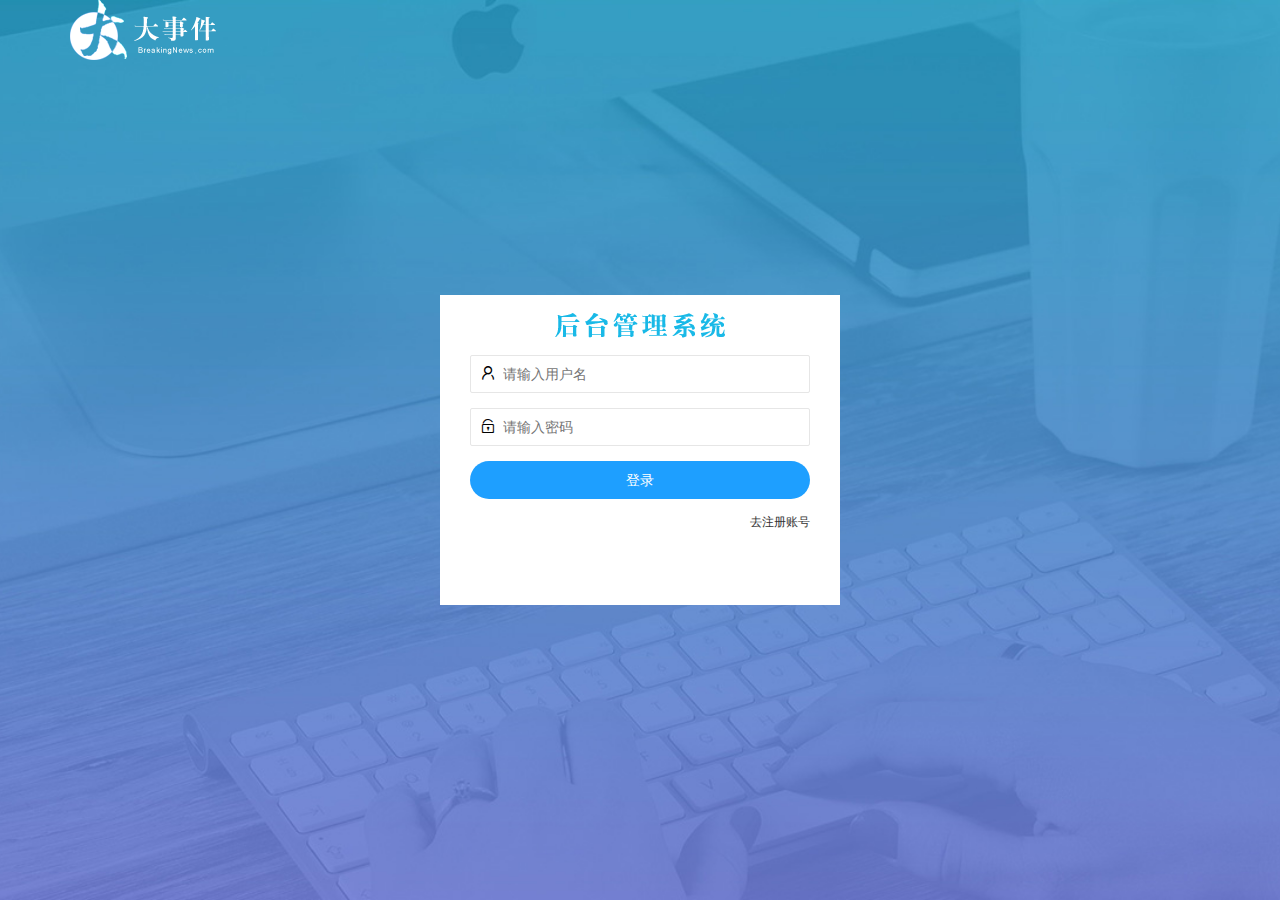
<file: login.html>
<!DOCTYPE html>
<html lang="en">

<head>
    <meta charset="UTF-8">
    <meta name="viewport" content="width=device-width, initial-scale=1.0">
    <title>登录页面</title>
    <link rel="stylesheet" href="./assets/lib/layui/css/layui.css">
    <link rel="stylesheet" href="./assets/css/login.css">
</head>

<body>
    <!-- 头部logo区 -->
    <h1 class="layui-main">
        <img src="/assets/images/logo.png" alt="">
    </h1>
    <!-- 登录注册区 -->
    <div class="loginAndRegBox">
        <div class="title-box"></div>
        <!-- 登录div -->
        <div class="login-box">
            <form class="layui-form" id="form_login">
                <!-- 用户名 -->
                <div class="layui-form-item">
                    <i class="layui-icon layui-icon-username"></i>
                    <input type="text" name="username" required lay-verify="required" placeholder="请输入用户名" autocomplete="off" class="layui-input">
                </div>
                <!-- 密码框 -->
                <div class="layui-form-item">
                    <i class="layui-icon layui-icon-password"></i>
                    <input type="password" name="password" required lay-verify="required|pass" placeholder="请输入密码"
                        autocomplete="off" class="layui-input">
                </div>
                <!-- 登录按钮 -->
                <div class="layui-form-item">
                    <button class="layui-btn layui-btn-fluid layui-btn-radius layui-btn-normal" lay-submit>登录</button>
                </div>
                <div class="layui-form-item links">
                    
                    <a href="javascript:;" id="link-reg">去注册账号</a>
                </div>
            </form>

        </div>
        <!-- 注册div -->
        <div class="reg-box">
            <form class="layui-form" id="form_reg">
                <!-- 用户名 -->
                <div class="layui-form-item">
                    <i class="layui-icon layui-icon-username"></i>
                    <input type="text" name="username" required lay-verify="required" placeholder="请输入用户名"
                        autocomplete="off" class="layui-input">
                </div>
                <!-- 密码框 -->
                <div class="layui-form-item">
                    <i class="layui-icon layui-icon-password"></i>
                    <input type="password" name="password" required lay-verify="required|pass" placeholder="请输入密码"
                        autocomplete="off" class="layui-input">
                </div>
                <div class="layui-form-item">
                    <i class="layui-icon layui-icon-password"></i>
                    <input type="password" name="repassword" required lay-verify="required|repass|pass" placeholder="再次确认密码"
                        autocomplete="off" class="layui-input">
                </div>
                <!-- 注册按钮 -->
                <div class="layui-form-item">
                    <button class="layui-btn layui-btn-fluid layui-btn-radius layui-btn-normal" lay-submit>注册</button>
                </div>
                <div class="layui-form-item links">
                    <a href="javascript:;" id="link-login">去登陆</a>
                </div>
            </form>
            
        </div>
    </div>
    <script src="/assets/lib/layui/layui.all.js"></script>
    <script src="/assets/lib/jquery.js"></script>
    <script src="/assets/js/baseAPI.js"></script>
    <script src="/assets/js/login.js"></script>
</body>

</html>
</file>
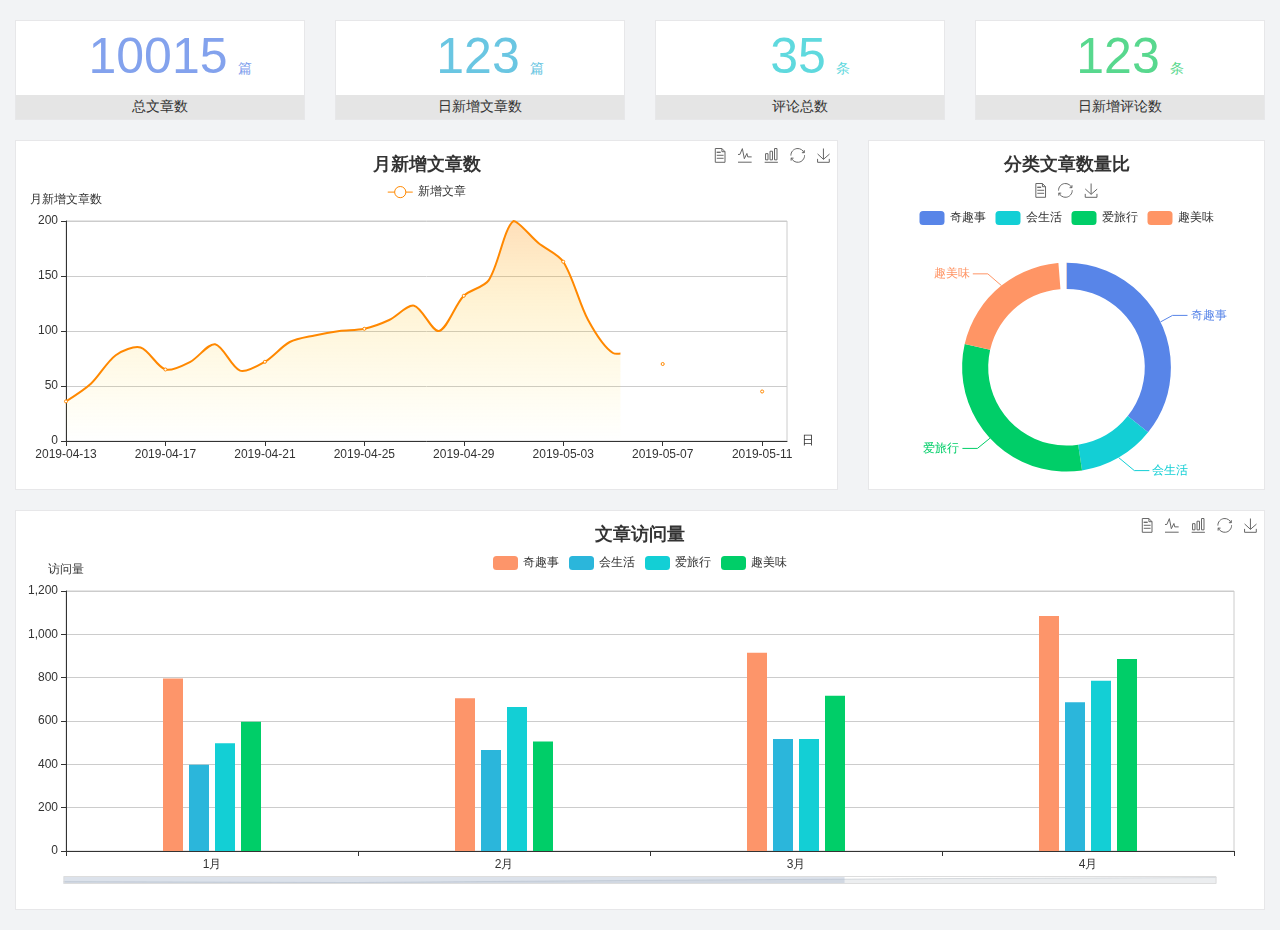
<file: home/dashboard.html>
<!DOCTYPE html>
<html lang="en">

<head>
  <meta charset="UTF-8">
  <meta name="viewport" content="width=device-width, initial-scale=1.0">
  <meta http-equiv="X-UA-Compatible" content="ie=edge">
  <title>图表统计</title>
  <link rel="stylesheet" href="../../assets/lib/bootstrap.css" />
  <link rel="stylesheet" href="../../assets/lib/main.css" />
  <script src="../../assets/lib/jquery.js"></script>
  <script type="text/javascript" src="../../assets/lib/echarts.min.js"></script>
</head>

<body>
  <div class="container-fluid">
    <div class="row spannel_list">
      <div class="col-sm-3 col-xs-6">
        <div class="spannel">
          <em>10015</em><span>篇</span>
          <b>总文章数</b>
        </div>
      </div>
      <div class="col-sm-3 col-xs-6">
        <div class="spannel scolor01">
          <em>123</em><span>篇</span>
          <b>日新增文章数</b>
        </div>
      </div>
      <div class="col-sm-3 col-xs-6">
        <div class="spannel scolor02">
          <em>35</em><span>条</span>
          <b>评论总数</b>
        </div>
      </div>
      <div class="col-sm-3 col-xs-6">
        <div class="spannel scolor03">
          <em>123</em><span>条</span>
          <b>日新增评论数</b>
        </div>
      </div>
    </div>
  </div>

  <div class="container-fluid">
    <div class="row curve-pie">
      <div class="col-lg-8 col-md-8">
        <div class="gragh_pannel" id="curve_show"></div>
      </div>
      <div class="col-lg-4 col-md-4">
        <div class="gragh_pannel" id="pie_show"></div>
      </div>
    </div>
  </div>

  <div class="container-fluid">
    <div class="column_pannel" id="column_show"></div>
  </div>

  <script>
    var oChart = echarts.init(document.getElementById('curve_show'));
    var aList_all = [
      { 'count': 36, 'date': '2019-04-13' },
      { 'count': 52, 'date': '2019-04-14' },
      { 'count': 78, 'date': '2019-04-15' },
      { 'count': 85, 'date': '2019-04-16' },
      { 'count': 65, 'date': '2019-04-17' },
      { 'count': 72, 'date': '2019-04-18' },
      { 'count': 88, 'date': '2019-04-19' },
      { 'count': 64, 'date': '2019-04-20' },
      { 'count': 72, 'date': '2019-04-21' },
      { 'count': 90, 'date': '2019-04-22' },
      { 'count': 96, 'date': '2019-04-23' },
      { 'count': 100, 'date': '2019-04-24' },
      { 'count': 102, 'date': '2019-04-25' },
      { 'count': 110, 'date': '2019-04-26' },
      { 'count': 123, 'date': '2019-04-27' },
      { 'count': 100, 'date': '2019-04-28' },
      { 'count': 132, 'date': '2019-04-29' },
      { 'count': 146, 'date': '2019-04-30' },
      { 'count': 200, 'date': '2019-05-01' },
      { 'count': 180, 'date': '2019-05-02' },
      { 'count': 163, 'date': '2019-05-03' },
      { 'count': 110, 'date': '2019-05-04' },
      { 'count': 80, 'date': '2019-05-05' },
      { 'count': 82, 'date': '2019-05-06' },
      { 'count': 70, 'date': '2019-05-07' },
      { 'count': 65, 'date': '2019-05-08' },
      { 'count': 54, 'date': '2019-05-09' },
      { 'count': 40, 'date': '2019-05-10' },
      { 'count': 45, 'date': '2019-05-11' },
      { 'count': 38, 'date': '2019-05-12' },
    ];

    let aCount = [];
    let aDate = [];

    for (var i = 0; i < aList_all.length; i++) {
      aCount.push(aList_all[i].count);
      aDate.push(aList_all[i].date);
    }

    var chartopt = {
      title: {
        text: '月新增文章数',
        left: 'center',
        top: '10'
      },
      tooltip: {
        trigger: 'axis'
      },
      legend: {
        data: ['新增文章'],
        top: '40'
      },
      toolbox: {
        show: true,
        feature: {
          mark: { show: true },
          dataView: { show: true, readOnly: false },
          magicType: { show: true, type: ['line', 'bar'] },
          restore: { show: true },
          saveAsImage: { show: true }
        }
      },
      calculable: true,
      xAxis: [
        {
          name: '日',
          type: 'category',
          boundaryGap: false,
          data: aDate
        }
      ],
      yAxis: [
        {
          name: '月新增文章数',
          type: 'value'
        }
      ],
      series: [
        {
          name: '新增文章',
          type: 'line',
          smooth: true,
          itemStyle: { normal: { areaStyle: { type: 'default' }, color: '#f80' }, lineStyle: { color: '#f80' } },
          data: aCount
        }],
      areaStyle: {
        normal: {
          color: new echarts.graphic.LinearGradient(0, 0, 0, 1, [{
            offset: 0,
            color: 'rgba(255,136,0,0.39)'
          }, {
            offset: .34,
            color: 'rgba(255,180,0,0.25)'
          }, {
            offset: 1,
            color: 'rgba(255,222,0,0.00)'
          }])

        }
      },
      grid: {
        show: true,
        x: 50,
        x2: 50,
        y: 80,
        height: 220
      }
    };

    oChart.setOption(chartopt);


    var oPie = echarts.init(document.getElementById('pie_show'));
    var oPieopt =
    {
      title: {
        top: 10,
        text: '分类文章数量比',
        x: 'center'
      },
      tooltip: {
        trigger: 'item',
        formatter: "{a} <br/>{b} : {c} ({d}%)"
      },
      color: ['#5885e8', '#13cfd5', '#00ce68', '#ff9565'],
      legend: {
        x: 'center',
        top: 65,
        data: ['奇趣事', '会生活', '爱旅行', '趣美味']
      },
      toolbox: {
        show: true,
        x: 'center',
        top: 35,
        feature: {
          mark: { show: true },
          dataView: { show: true, readOnly: false },
          magicType: {
            show: true,
            type: ['pie', 'funnel'],
            option: {
              funnel: {
                x: '25%',
                width: '50%',
                funnelAlign: 'left',
                max: 1548
              }
            }
          },
          restore: { show: true },
          saveAsImage: { show: true }
        }
      },
      calculable: true,
      series: [
        {
          name: '访问来源',
          type: 'pie',
          radius: ['45%', '60%'],
          center: ['50%', '65%'],
          data: [
            { value: 300, name: '奇趣事' },
            { value: 100, name: '会生活' },
            { value: 260, name: '爱旅行' },
            { value: 180, name: '趣美味' }
          ]
        }
      ]
    };
    oPie.setOption(oPieopt);



    var oColumn = this.echarts.init(document.getElementById('column_show'));
    var oColumnopt =
    {
      title: {
        text: '文章访问量',
        left: 'center',
        top: '10'
      },
      tooltip: {
        trigger: 'axis'
      },
      legend: {
        data: ['奇趣事', '会生活', '爱旅行', '趣美味'],
        top: '40'
      },
      toolbox: {
        show: true,
        feature: {
          mark: { show: true },
          dataView: { show: true, readOnly: false },
          magicType: { show: true, type: ['line', 'bar'] },
          restore: { show: true },
          saveAsImage: { show: true }
        }
      },
      calculable: true,
      xAxis: [
        {
          type: 'category',
          data: ['1月', '2月', '3月', '4月', '5月']
        }
      ],
      yAxis: [
        {
          name: '访问量',
          type: 'value'
        }
      ],
      series: [
        {
          name: '奇趣事',
          type: 'bar',
          barWidth: 20,
          itemStyle: {
            normal: { areaStyle: { type: 'default' }, color: '#fd956a' }
          },
          data: [800, 708, 920, 1090, 1200]
        },
        {
          name: '会生活',
          type: 'bar',
          barWidth: 20,
          itemStyle: {
            normal: { areaStyle: { type: 'default' }, color: '#2bb6db' }
          },
          data: [400, 468, 520, 690, 800]
        },
        {
          name: '爱旅行',
          type: 'bar',
          barWidth: 20,
          itemStyle: {
            normal: { areaStyle: { type: 'default' }, color: '#13cfd5' }
          },
          data: [500, 668, 520, 790, 900]
        },
        {
          name: '趣美味',
          type: 'bar',
          barWidth: 20,
          itemStyle: {
            normal: { areaStyle: { type: 'default' }, color: '#00ce68' }
          },
          data: [600, 508, 720, 890, 1000]
        }
      ],
      grid: {
        show: true,
        x: 50,
        x2: 30,
        y: 80,
        height: 260
      },
      dataZoom: [//给x轴设置滚动条
        {
          start: 0,//默认为0
          end: 100 - 1000 / 31,//默认为100
          type: 'slider',
          show: true,
          xAxisIndex: [0],
          handleSize: 0,//滑动条的 左右2个滑动条的大小
          height: 8,//组件高度
          left: 45, //左边的距离
          right: 50,//右边的距离
          bottom: 26,//右边的距离
          handleColor: '#ddd',//h滑动图标的颜色
          handleStyle: {
            borderColor: "#cacaca",
            borderWidth: "1",
            shadowBlur: 2,
            background: "#ddd",
            shadowColor: "#ddd",
          }
        }]
    };
    oColumn.setOption(oColumnopt);
  </script>
</body>

</html>
</file>
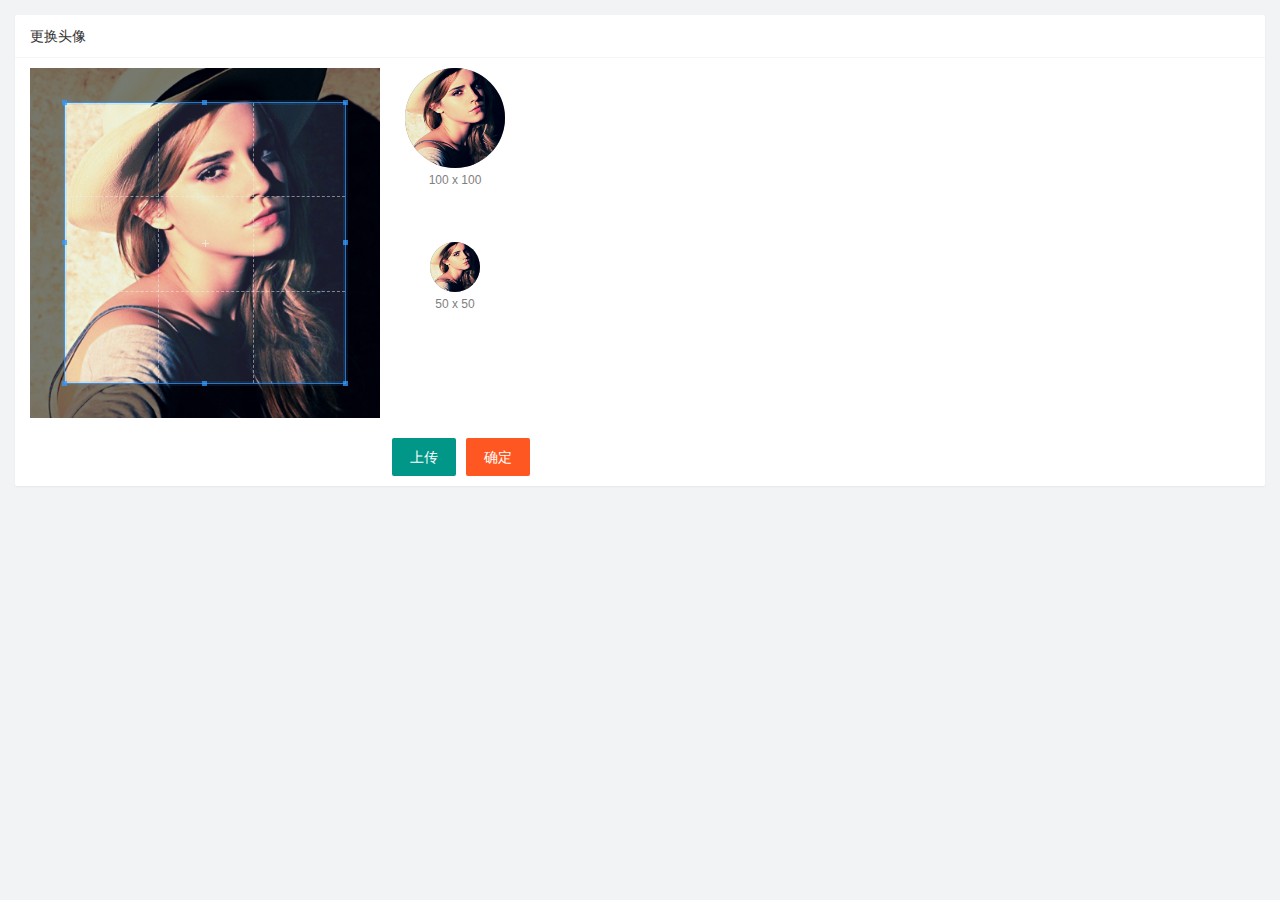
<file: user/user_avatar.html>
<!DOCTYPE html>
<html lang="en">

<head>
    <meta charset="UTF-8">
    <meta name="viewport" content="width=device-width, initial-scale=1.0">
    <title>更换头像</title>
    <link rel="stylesheet" href="/assets/lib/layui/css/layui.css">
    <link rel="stylesheet" href="/assets/lib/cropper/cropper.css">
    <link rel="stylesheet" href="/assets/css/user/user_avatar.css">
</head>

<body>
    <div class="layui-card">
        <div class="layui-card-header">更换头像</div>
        <div class="layui-card-body">
            <!-- 第一行的图片裁剪和预览区域 -->
            <div class="row1">
                <!-- 图片裁剪区域 -->
                <div class="cropper-box">
                    <!-- 这个 img 标签很重要，将来会把它初始化为裁剪区域 -->
                    <img id="image" src="/assets/images/sample.jpg" />
                </div>
                <!-- 图片的预览区域 -->
                <div class="preview-box">
                    <div>
                        <!-- 宽高为 100px 的预览区域 -->
                        <div class="img-preview w100"></div>
                        <p class="size">100 x 100</p>
                    </div>
                    <div>
                        <!-- 宽高为 50px 的预览区域 -->
                        <div class="img-preview w50"></div>
                        <p class="size">50 x 50</p>
                    </div>
                </div>
            </div <!-- 第二行的按钮区域 -->
            <div class="row2">
                <input type="file" id="file" accept="image/png,image/jpeg">
                <button type="button" class="layui-btn" id="btnChooseImage">上传</button>
                <button type="button" class="layui-btn layui-btn-danger" id="btnUpload">确定</button>
            </div>
        </div>
    </div>
    <script src="/assets/lib/layui/layui.all.js"></script>
    <script src="/assets/lib/jquery.js"></script>
    <script src="/assets/lib/cropper/Cropper.js"></script>
    <script src="/assets/lib/cropper/jquery-cropper.js"></script>
    <script src="/assets/js/baseAPI.js"></script>
    <script src="/assets/js/user/user_avatar.js"></script>
</body>

</html>
</file>
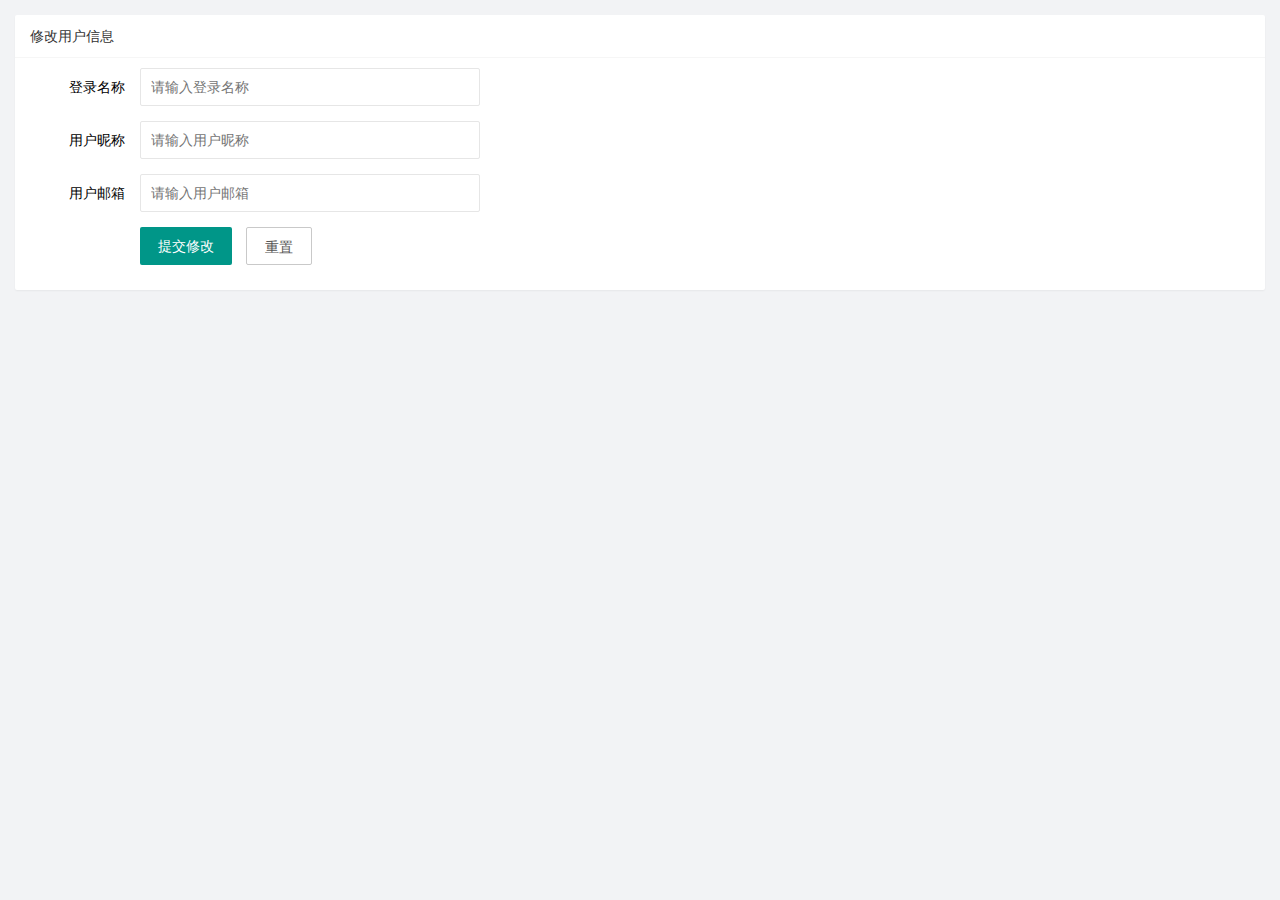
<file: user/user_info.html>
<!DOCTYPE html>
<html lang="en">
<head>
    <meta charset="UTF-8">
    <meta name="viewport" content="width=device-width, initial-scale=1.0">
    <title>基本资料</title>
    <link rel="stylesheet" href="/assets/lib/layui/css/layui.css">
    <link rel="stylesheet" href="/assets/css/user/user_info.css">
</head>
<body>
    <!-- 卡片区域 -->
    <div class="layui-card">
        <div class="layui-card-header">修改用户信息</div>
        <div class="layui-card-body">
            <!-- form表单区 -->
            <form class="layui-form" lay-filter='formUserInfo'>
                <!-- 隐藏域 -->
                <input type="hidden" name="id" value="">
                <div class="layui-form-item">
                  <label class="layui-form-label">登录名称</label>
                  <div class="layui-input-block">
                    <input type="text" name="username" required  lay-verify="required" placeholder="请输入登录名称" autocomplete="off" class="layui-input" readonly>
                  </div>
                </div>
                <div class="layui-form-item">
                  <label class="layui-form-label">用户昵称</label>
                  <div class="layui-input-block">
                    <input type="text" name="nickname" required  lay-verify="required|nickname" placeholder="请输入用户昵称" autocomplete="off" class="layui-input">
                  </div>
                </div>
                <div class="layui-form-item">
                  <label class="layui-form-label">用户邮箱</label>
                  <div class="layui-input-block">
                    <input type="text" name="email" required  lay-verify="required" placeholder="请输入用户邮箱" autocomplete="off" class="layui-input">
                  </div>
                </div>
                <div class="layui-form-item">
                    <div class="layui-input-block">
                      <button class="layui-btn" lay-submit lay-filter="formDemo">提交修改</button>
                      <button type="reset" class="layui-btn layui-btn-primary" id="btnReset">重置</button>
                    </div>
                  </div>
            </form>
        </div>
      </div>
      <script src="/assets/lib/layui/layui.all.js"></script>
      <script src="/assets/lib/jquery.js"></script>
      <script src="/assets/js/baseAPI.js"></script>
      <script src="/assets/js/user/user_info.js"></script>
</body>
</html>
</file>
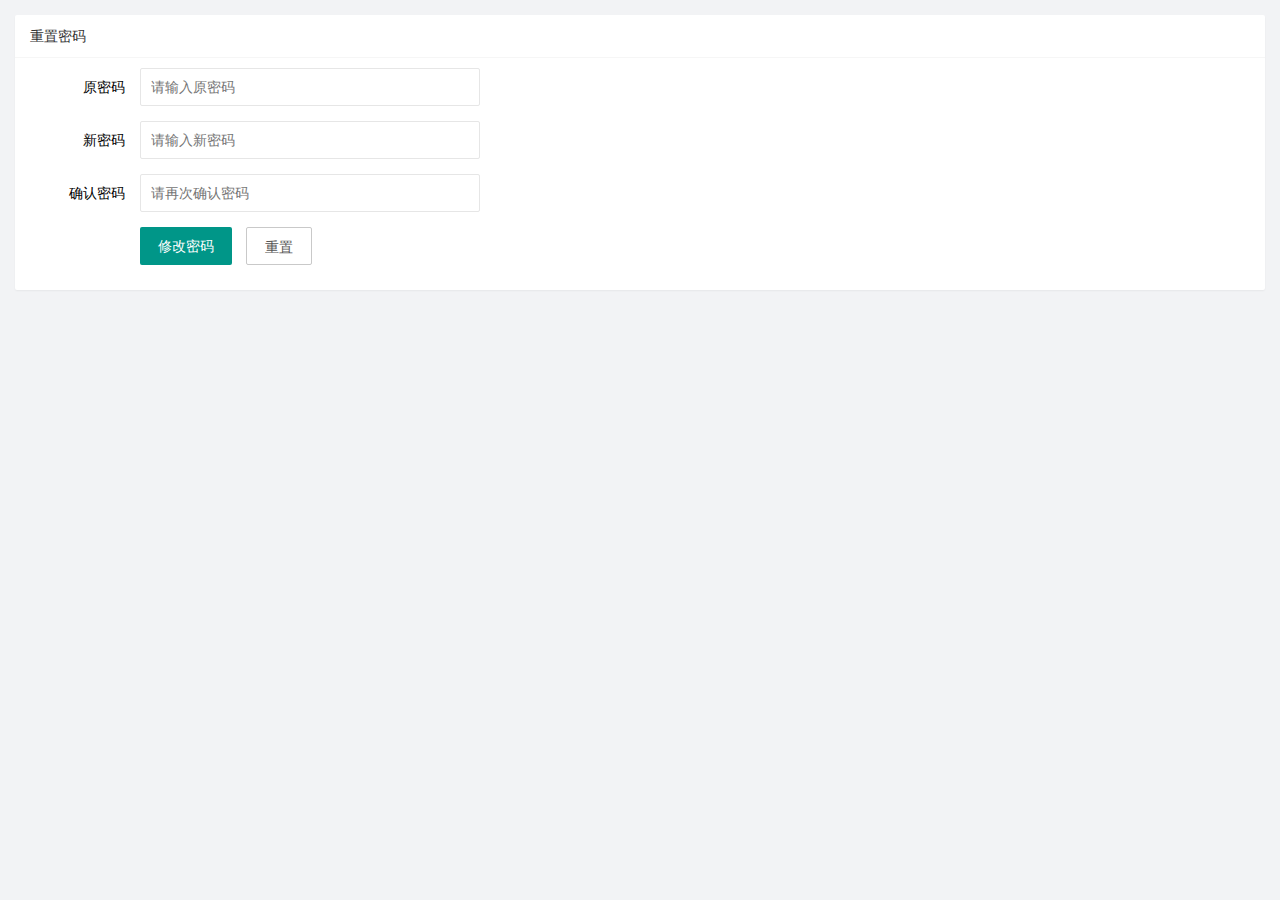
<file: user/user_pwd.html>
<!DOCTYPE html>
<html lang="en">

<head>
    <meta charset="UTF-8">
    <meta name="viewport" content="width=device-width, initial-scale=1.0">
    <title>重置密码</title>
    <link rel="stylesheet" href="/assets/lib/layui/css/layui.css">
    <link rel="stylesheet" href="/assets/css/user/user_info.css">
</head>

<body>
    <div class="layui-card">
        <div class="layui-card-header">重置密码</div>
        <div class="layui-card-body">
            <form class="layui-form" action="">
                <div class="layui-form-item">
                    <label class="layui-form-label">原密码</label>
                    <div class="layui-input-block">
                        <input type="password" name="oldPwd" required lay-verify="required|pwd" placeholder="请输入原密码"
                            autocomplete="off" class="layui-input">
                    </div>
                </div>
                <div class="layui-form-item">
                    <label class="layui-form-label">新密码</label>
                    <div class="layui-input-block">
                        <input type="password" name="newPwd" required lay-verify="required|pwd|samePwd" placeholder="请输入新密码"
                            autocomplete="off" class="layui-input">
                    </div>
                </div>
                <div class="layui-form-item">
                    <label class="layui-form-label">确认密码</label>
                    <div class="layui-input-block">
                        <input type="password" name="rePwd" required lay-verify="required|pwd|rePwd" placeholder="请再次确认密码"
                            autocomplete="off" class="layui-input">
                    </div>
                </div>
                <div class="layui-form-item">
                    <div class="layui-input-block">
                        <button class="layui-btn" lay-submit lay-filter="formDemo">修改密码</button>
                        <button type="reset" class="layui-btn layui-btn-primary">重置</button>
                    </div>
                </div>
            </form>
        </div>
    </div>

    <script src="/assets/lib/layui/layui.all.js"></script>
    <script src="/assets/lib/jquery.js"></script>
    <script src="/assets/js/baseAPI.js"></script>
    <script src="/assets/js/user/user_pwd.js"></script>
</body>

</html>
</file>
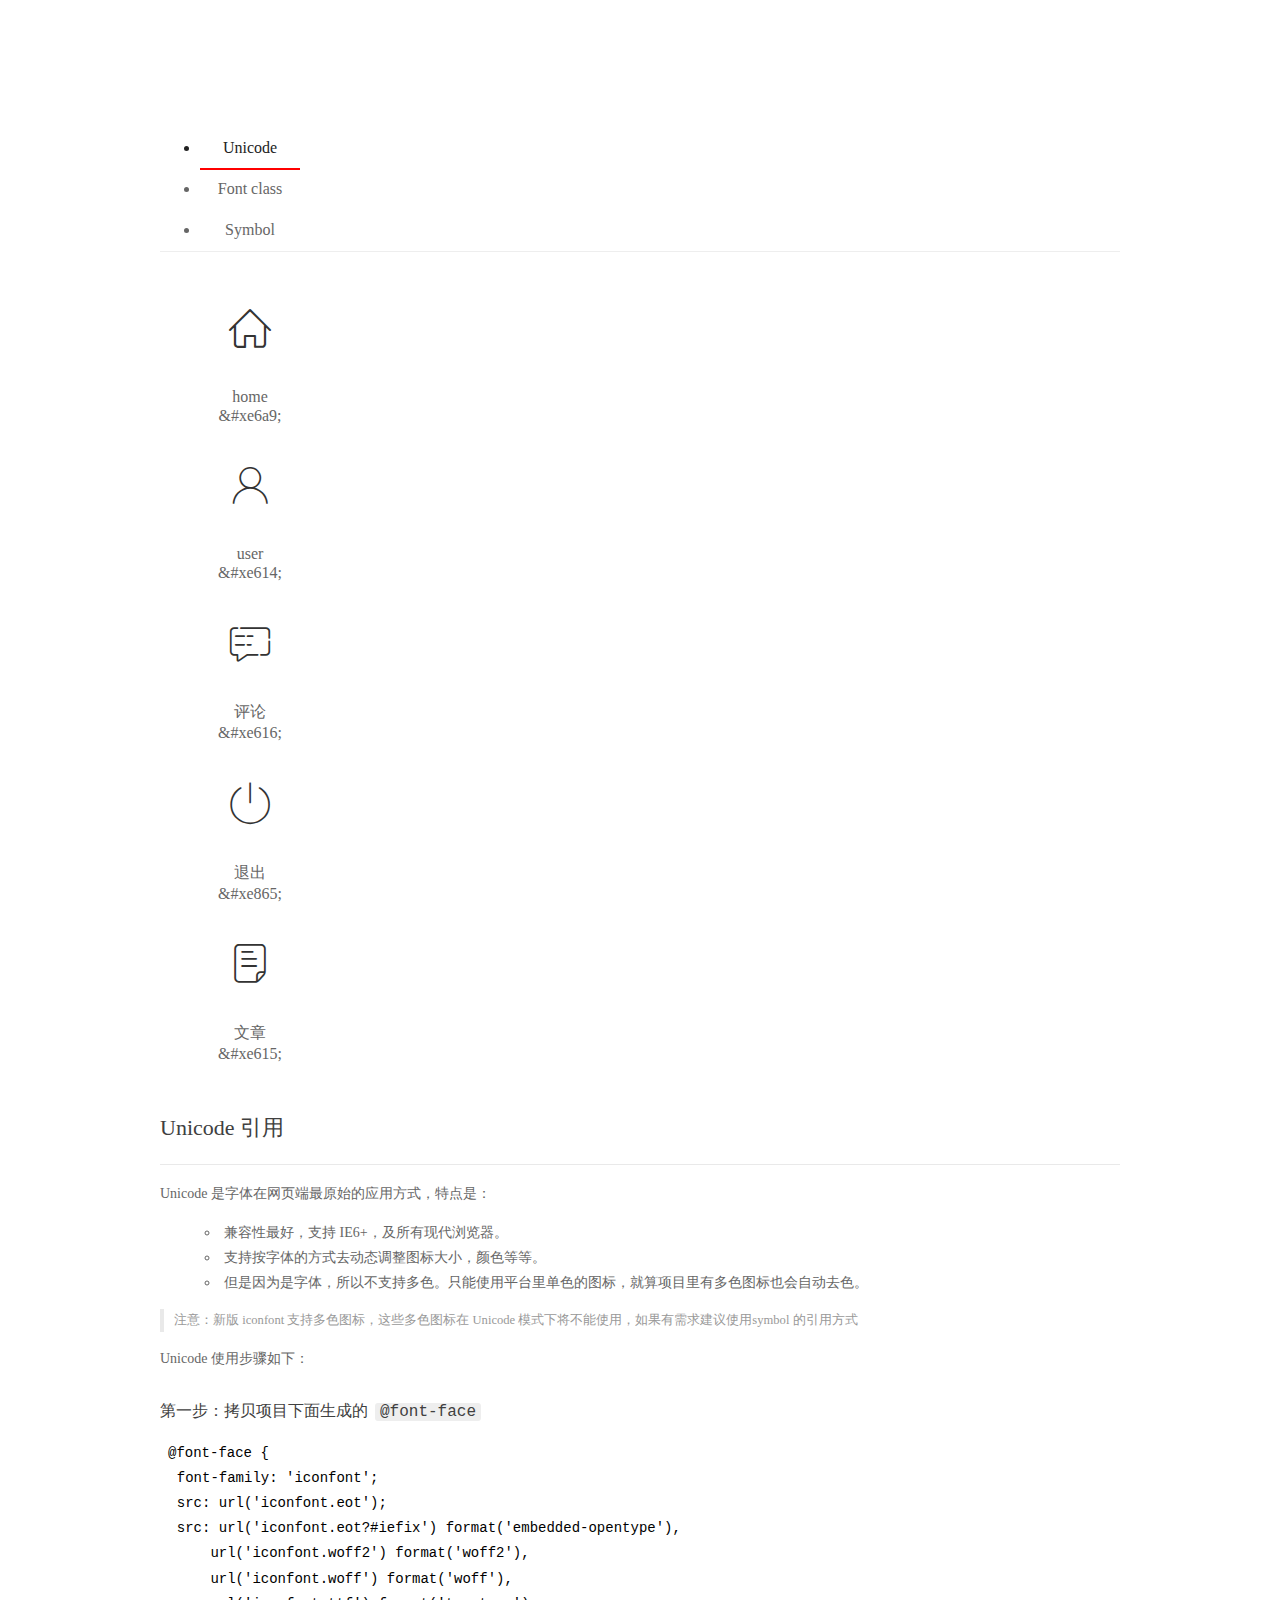
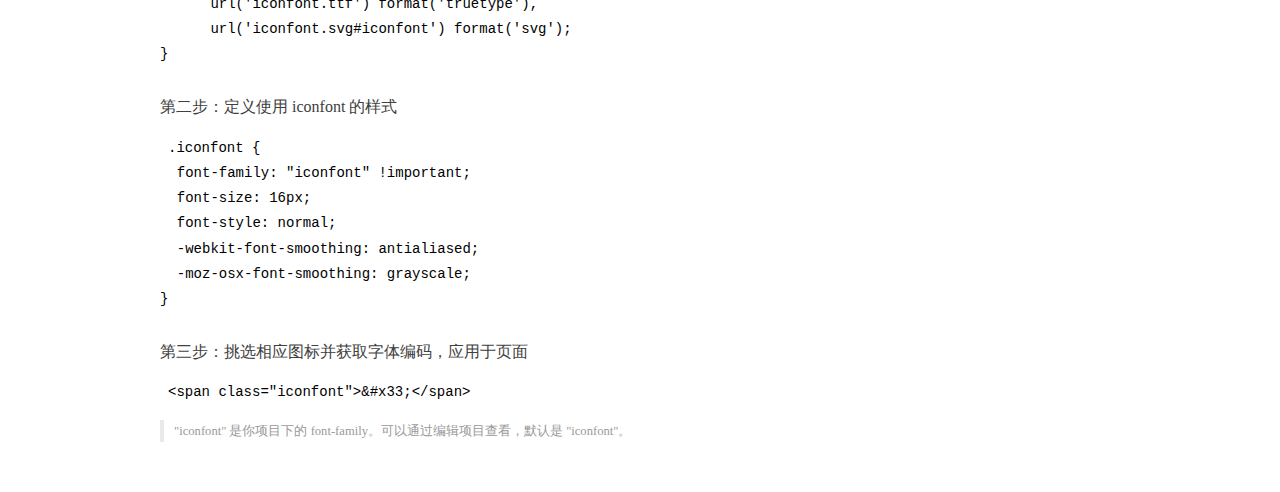
<file: assets/fonts/demo_index.html>
<!DOCTYPE html>
<html>
<head>
  <meta charset="utf-8"/>
  <title>IconFont Demo</title>
  <link rel="shortcut icon" href="https://gtms04.alicdn.com/tps/i4/TB1_oz6GVXXXXaFXpXXJDFnIXXX-64-64.ico" type="image/x-icon"/>
  <link rel="stylesheet" href="https://g.alicdn.com/thx/cube/1.3.2/cube.min.css">
  <link rel="stylesheet" href="demo.css">
  <link rel="stylesheet" href="iconfont.css">
  <script src="iconfont.js"></script>
  <!-- jQuery -->
  <script src="https://a1.alicdn.com/oss/uploads/2018/12/26/7bfddb60-08e8-11e9-9b04-53e73bb6408b.js"></script>
  <!-- 代码高亮 -->
  <script src="https://a1.alicdn.com/oss/uploads/2018/12/26/a3f714d0-08e6-11e9-8a15-ebf944d7534c.js"></script>
</head>
<body>
  <div class="main">
    <h1 class="logo"><a href="https://www.iconfont.cn/" title="iconfont 首页" target="_blank">&#xe86b;</a></h1>
    <div class="nav-tabs">
      <ul id="tabs" class="dib-box">
        <li class="dib active"><span>Unicode</span></li>
        <li class="dib"><span>Font class</span></li>
        <li class="dib"><span>Symbol</span></li>
      </ul>
      
    </div>
    <div class="tab-container">
      <div class="content unicode" style="display: block;">
          <ul class="icon_lists dib-box">
          
            <li class="dib">
              <span class="icon iconfont">&#xe6a9;</span>
                <div class="name">home</div>
                <div class="code-name">&amp;#xe6a9;</div>
              </li>
          
            <li class="dib">
              <span class="icon iconfont">&#xe614;</span>
                <div class="name">user</div>
                <div class="code-name">&amp;#xe614;</div>
              </li>
          
            <li class="dib">
              <span class="icon iconfont">&#xe616;</span>
                <div class="name">评论</div>
                <div class="code-name">&amp;#xe616;</div>
              </li>
          
            <li class="dib">
              <span class="icon iconfont">&#xe865;</span>
                <div class="name">退出</div>
                <div class="code-name">&amp;#xe865;</div>
              </li>
          
            <li class="dib">
              <span class="icon iconfont">&#xe615;</span>
                <div class="name">文章</div>
                <div class="code-name">&amp;#xe615;</div>
              </li>
          
          </ul>
          <div class="article markdown">
          <h2 id="unicode-">Unicode 引用</h2>
          <hr>

          <p>Unicode 是字体在网页端最原始的应用方式，特点是：</p>
          <ul>
            <li>兼容性最好，支持 IE6+，及所有现代浏览器。</li>
            <li>支持按字体的方式去动态调整图标大小，颜色等等。</li>
            <li>但是因为是字体，所以不支持多色。只能使用平台里单色的图标，就算项目里有多色图标也会自动去色。</li>
          </ul>
          <blockquote>
            <p>注意：新版 iconfont 支持多色图标，这些多色图标在 Unicode 模式下将不能使用，如果有需求建议使用symbol 的引用方式</p>
          </blockquote>
          <p>Unicode 使用步骤如下：</p>
          <h3 id="-font-face">第一步：拷贝项目下面生成的 <code>@font-face</code></h3>
<pre><code class="language-css"
>@font-face {
  font-family: 'iconfont';
  src: url('iconfont.eot');
  src: url('iconfont.eot?#iefix') format('embedded-opentype'),
      url('iconfont.woff2') format('woff2'),
      url('iconfont.woff') format('woff'),
      url('iconfont.ttf') format('truetype'),
      url('iconfont.svg#iconfont') format('svg');
}
</code></pre>
          <h3 id="-iconfont-">第二步：定义使用 iconfont 的样式</h3>
<pre><code class="language-css"
>.iconfont {
  font-family: "iconfont" !important;
  font-size: 16px;
  font-style: normal;
  -webkit-font-smoothing: antialiased;
  -moz-osx-font-smoothing: grayscale;
}
</code></pre>
          <h3 id="-">第三步：挑选相应图标并获取字体编码，应用于页面</h3>
<pre>
<code class="language-html"
>&lt;span class="iconfont"&gt;&amp;#x33;&lt;/span&gt;
</code></pre>
          <blockquote>
            <p>"iconfont" 是你项目下的 font-family。可以通过编辑项目查看，默认是 "iconfont"。</p>
          </blockquote>
          </div>
      </div>
      <div class="content font-class">
        <ul class="icon_lists dib-box">
          
          <li class="dib">
            <span class="icon iconfont icon-home"></span>
            <div class="name">
              home
            </div>
            <div class="code-name">.icon-home
            </div>
          </li>
          
          <li class="dib">
            <span class="icon iconfont icon-user"></span>
            <div class="name">
              user
            </div>
            <div class="code-name">.icon-user
            </div>
          </li>
          
          <li class="dib">
            <span class="icon iconfont icon-pinglun"></span>
            <div class="name">
              评论
            </div>
            <div class="code-name">.icon-pinglun
            </div>
          </li>
          
          <li class="dib">
            <span class="icon iconfont icon-tuichu"></span>
            <div class="name">
              退出
            </div>
            <div class="code-name">.icon-tuichu
            </div>
          </li>
          
          <li class="dib">
            <span class="icon iconfont icon-16"></span>
            <div class="name">
              文章
            </div>
            <div class="code-name">.icon-16
            </div>
          </li>
          
        </ul>
        <div class="article markdown">
        <h2 id="font-class-">font-class 引用</h2>
        <hr>

        <p>font-class 是 Unicode 使用方式的一种变种，主要是解决 Unicode 书写不直观，语意不明确的问题。</p>
        <p>与 Unicode 使用方式相比，具有如下特点：</p>
        <ul>
          <li>兼容性良好，支持 IE8+，及所有现代浏览器。</li>
          <li>相比于 Unicode 语意明确，书写更直观。可以很容易分辨这个 icon 是什么。</li>
          <li>因为使用 class 来定义图标，所以当要替换图标时，只需要修改 class 里面的 Unicode 引用。</li>
          <li>不过因为本质上还是使用的字体，所以多色图标还是不支持的。</li>
        </ul>
        <p>使用步骤如下：</p>
        <h3 id="-fontclass-">第一步：引入项目下面生成的 fontclass 代码：</h3>
<pre><code class="language-html">&lt;link rel="stylesheet" href="./iconfont.css"&gt;
</code></pre>
        <h3 id="-">第二步：挑选相应图标并获取类名，应用于页面：</h3>
<pre><code class="language-html">&lt;span class="iconfont icon-xxx"&gt;&lt;/span&gt;
</code></pre>
        <blockquote>
          <p>"
            iconfont" 是你项目下的 font-family。可以通过编辑项目查看，默认是 "iconfont"。</p>
        </blockquote>
      </div>
      </div>
      <div class="content symbol">
          <ul class="icon_lists dib-box">
          
            <li class="dib">
                <svg class="icon svg-icon" aria-hidden="true">
                  <use xlink:href="#icon-home"></use>
                </svg>
                <div class="name">home</div>
                <div class="code-name">#icon-home</div>
            </li>
          
            <li class="dib">
                <svg class="icon svg-icon" aria-hidden="true">
                  <use xlink:href="#icon-user"></use>
                </svg>
                <div class="name">user</div>
                <div class="code-name">#icon-user</div>
            </li>
          
            <li class="dib">
                <svg class="icon svg-icon" aria-hidden="true">
                  <use xlink:href="#icon-pinglun"></use>
                </svg>
                <div class="name">评论</div>
                <div class="code-name">#icon-pinglun</div>
            </li>
          
            <li class="dib">
                <svg class="icon svg-icon" aria-hidden="true">
                  <use xlink:href="#icon-tuichu"></use>
                </svg>
                <div class="name">退出</div>
                <div class="code-name">#icon-tuichu</div>
            </li>
          
            <li class="dib">
                <svg class="icon svg-icon" aria-hidden="true">
                  <use xlink:href="#icon-16"></use>
                </svg>
                <div class="name">文章</div>
                <div class="code-name">#icon-16</div>
            </li>
          
          </ul>
          <div class="article markdown">
          <h2 id="symbol-">Symbol 引用</h2>
          <hr>

          <p>这是一种全新的使用方式，应该说这才是未来的主流，也是平台目前推荐的用法。相关介绍可以参考这篇<a href="">文章</a>
            这种用法其实是做了一个 SVG 的集合，与另外两种相比具有如下特点：</p>
          <ul>
            <li>支持多色图标了，不再受单色限制。</li>
            <li>通过一些技巧，支持像字体那样，通过 <code>font-size</code>, <code>color</code> 来调整样式。</li>
            <li>兼容性较差，支持 IE9+，及现代浏览器。</li>
            <li>浏览器渲染 SVG 的性能一般，还不如 png。</li>
          </ul>
          <p>使用步骤如下：</p>
          <h3 id="-symbol-">第一步：引入项目下面生成的 symbol 代码：</h3>
<pre><code class="language-html">&lt;script src="./iconfont.js"&gt;&lt;/script&gt;
</code></pre>
          <h3 id="-css-">第二步：加入通用 CSS 代码（引入一次就行）：</h3>
<pre><code class="language-html">&lt;style&gt;
.icon {
  width: 1em;
  height: 1em;
  vertical-align: -0.15em;
  fill: currentColor;
  overflow: hidden;
}
&lt;/style&gt;
</code></pre>
          <h3 id="-">第三步：挑选相应图标并获取类名，应用于页面：</h3>
<pre><code class="language-html">&lt;svg class="icon" aria-hidden="true"&gt;
  &lt;use xlink:href="#icon-xxx"&gt;&lt;/use&gt;
&lt;/svg&gt;
</code></pre>
          </div>
      </div>

    </div>
  </div>
  <script>
  $(document).ready(function () {
      $('.tab-container .content:first').show()

      $('#tabs li').click(function (e) {
        var tabContent = $('.tab-container .content')
        var index = $(this).index()

        if ($(this).hasClass('active')) {
          return
        } else {
          $('#tabs li').removeClass('active')
          $(this).addClass('active')

          tabContent.hide().eq(index).fadeIn()
        }
      })
    })
  </script>
</body>
</html>
</file>
<file: assets/lib/layui/css/layui.css>
/** layui-v2.5.5 MIT License By https://www.layui.com */
 .layui-inline,img{display:inline-block;vertical-align:middle}h1,h2,h3,h4,h5,h6{font-weight:400}.layui-edge,.layui-header,.layui-inline,.layui-main{position:relative}.layui-body,.layui-edge,.layui-elip{overflow:hidden}.layui-btn,.layui-edge,.layui-inline,img{vertical-align:middle}.layui-btn,.layui-disabled,.layui-icon,.layui-unselect{-moz-user-select:none;-webkit-user-select:none;-ms-user-select:none}.layui-elip,.layui-form-checkbox span,.layui-form-pane .layui-form-label{text-overflow:ellipsis;white-space:nowrap}.layui-breadcrumb,.layui-tree-btnGroup{visibility:hidden}blockquote,body,button,dd,div,dl,dt,form,h1,h2,h3,h4,h5,h6,input,li,ol,p,pre,td,textarea,th,ul{margin:0;padding:0;-webkit-tap-highlight-color:rgba(0,0,0,0)}a:active,a:hover{outline:0}img{border:none}li{list-style:none}table{border-collapse:collapse;border-spacing:0}h4,h5,h6{font-size:100%}button,input,optgroup,option,select,textarea{font-family:inherit;font-size:inherit;font-style:inherit;font-weight:inherit;outline:0}pre{white-space:pre-wrap;white-space:-moz-pre-wrap;white-space:-pre-wrap;white-space:-o-pre-wrap;word-wrap:break-word}body{line-height:24px;font:14px Helvetica Neue,Helvetica,PingFang SC,Tahoma,Arial,sans-serif}hr{height:1px;margin:10px 0;border:0;clear:both}a{color:#333;text-decoration:none}a:hover{color:#777}a cite{font-style:normal;*cursor:pointer}.layui-border-box,.layui-border-box *{box-sizing:border-box}.layui-box,.layui-box *{box-sizing:content-box}.layui-clear{clear:both;*zoom:1}.layui-clear:after{content:'\20';clear:both;*zoom:1;display:block;height:0}.layui-inline{*display:inline;*zoom:1}.layui-edge{display:inline-block;width:0;height:0;border-width:6px;border-style:dashed;border-color:transparent}.layui-edge-top{top:-4px;border-bottom-color:#999;border-bottom-style:solid}.layui-edge-right{border-left-color:#999;border-left-style:solid}.layui-edge-bottom{top:2px;border-top-color:#999;border-top-style:solid}.layui-edge-left{border-right-color:#999;border-right-style:solid}.layui-disabled,.layui-disabled:hover{color:#d2d2d2!important;cursor:not-allowed!important}.layui-circle{border-radius:100%}.layui-show{display:block!important}.layui-hide{display:none!important}@font-face{font-family:layui-icon;src:url(../font/iconfont.eot?v=250);src:url(../font/iconfont.eot?v=250#iefix) format('embedded-opentype'),url(../font/iconfont.woff2?v=250) format('woff2'),url(../font/iconfont.woff?v=250) format('woff'),url(../font/iconfont.ttf?v=250) format('truetype'),url(../font/iconfont.svg?v=250#layui-icon) format('svg')}.layui-icon{font-family:layui-icon!important;font-size:16px;font-style:normal;-webkit-font-smoothing:antialiased;-moz-osx-font-smoothing:grayscale}.layui-icon-reply-fill:before{content:"\e611"}.layui-icon-set-fill:before{content:"\e614"}.layui-icon-menu-fill:before{content:"\e60f"}.layui-icon-search:before{content:"\e615"}.layui-icon-share:before{content:"\e641"}.layui-icon-set-sm:before{content:"\e620"}.layui-icon-engine:before{content:"\e628"}.layui-icon-close:before{content:"\1006"}.layui-icon-close-fill:before{content:"\1007"}.layui-icon-chart-screen:before{content:"\e629"}.layui-icon-star:before{content:"\e600"}.layui-icon-circle-dot:before{content:"\e617"}.layui-icon-chat:before{content:"\e606"}.layui-icon-release:before{content:"\e609"}.layui-icon-list:before{content:"\e60a"}.layui-icon-chart:before{content:"\e62c"}.layui-icon-ok-circle:before{content:"\1005"}.layui-icon-layim-theme:before{content:"\e61b"}.layui-icon-table:before{content:"\e62d"}.layui-icon-right:before{content:"\e602"}.layui-icon-left:before{content:"\e603"}.layui-icon-cart-simple:before{content:"\e698"}.layui-icon-face-cry:before{content:"\e69c"}.layui-icon-face-smile:before{content:"\e6af"}.layui-icon-survey:before{content:"\e6b2"}.layui-icon-tree:before{content:"\e62e"}.layui-icon-upload-circle:before{content:"\e62f"}.layui-icon-add-circle:before{content:"\e61f"}.layui-icon-download-circle:before{content:"\e601"}.layui-icon-templeate-1:before{content:"\e630"}.layui-icon-util:before{content:"\e631"}.layui-icon-face-surprised:before{content:"\e664"}.layui-icon-edit:before{content:"\e642"}.layui-icon-speaker:before{content:"\e645"}.layui-icon-down:before{content:"\e61a"}.layui-icon-file:before{content:"\e621"}.layui-icon-layouts:before{content:"\e632"}.layui-icon-rate-half:before{content:"\e6c9"}.layui-icon-add-circle-fine:before{content:"\e608"}.layui-icon-prev-circle:before{content:"\e633"}.layui-icon-read:before{content:"\e705"}.layui-icon-404:before{content:"\e61c"}.layui-icon-carousel:before{content:"\e634"}.layui-icon-help:before{content:"\e607"}.layui-icon-code-circle:before{content:"\e635"}.layui-icon-water:before{content:"\e636"}.layui-icon-username:before{content:"\e66f"}.layui-icon-find-fill:before{content:"\e670"}.layui-icon-about:before{content:"\e60b"}.layui-icon-location:before{content:"\e715"}.layui-icon-up:before{content:"\e619"}.layui-icon-pause:before{content:"\e651"}.layui-icon-date:before{content:"\e637"}.layui-icon-layim-uploadfile:before{content:"\e61d"}.layui-icon-delete:before{content:"\e640"}.layui-icon-play:before{content:"\e652"}.layui-icon-top:before{content:"\e604"}.layui-icon-friends:before{content:"\e612"}.layui-icon-refresh-3:before{content:"\e9aa"}.layui-icon-ok:before{content:"\e605"}.layui-icon-layer:before{content:"\e638"}.layui-icon-face-smile-fine:before{content:"\e60c"}.layui-icon-dollar:before{content:"\e659"}.layui-icon-group:before{content:"\e613"}.layui-icon-layim-download:before{content:"\e61e"}.layui-icon-picture-fine:before{content:"\e60d"}.layui-icon-link:before{content:"\e64c"}.layui-icon-diamond:before{content:"\e735"}.layui-icon-log:before{content:"\e60e"}.layui-icon-rate-solid:before{content:"\e67a"}.layui-icon-fonts-del:before{content:"\e64f"}.layui-icon-unlink:before{content:"\e64d"}.layui-icon-fonts-clear:before{content:"\e639"}.layui-icon-triangle-r:before{content:"\e623"}.layui-icon-circle:before{content:"\e63f"}.layui-icon-radio:before{content:"\e643"}.layui-icon-align-center:before{content:"\e647"}.layui-icon-align-right:before{content:"\e648"}.layui-icon-align-left:before{content:"\e649"}.layui-icon-loading-1:before{content:"\e63e"}.layui-icon-return:before{content:"\e65c"}.layui-icon-fonts-strong:before{content:"\e62b"}.layui-icon-upload:before{content:"\e67c"}.layui-icon-dialogue:before{content:"\e63a"}.layui-icon-video:before{content:"\e6ed"}.layui-icon-headset:before{content:"\e6fc"}.layui-icon-cellphone-fine:before{content:"\e63b"}.layui-icon-add-1:before{content:"\e654"}.layui-icon-face-smile-b:before{content:"\e650"}.layui-icon-fonts-html:before{content:"\e64b"}.layui-icon-form:before{content:"\e63c"}.layui-icon-cart:before{content:"\e657"}.layui-icon-camera-fill:before{content:"\e65d"}.layui-icon-tabs:before{content:"\e62a"}.layui-icon-fonts-code:before{content:"\e64e"}.layui-icon-fire:before{content:"\e756"}.layui-icon-set:before{content:"\e716"}.layui-icon-fonts-u:before{content:"\e646"}.layui-icon-triangle-d:before{content:"\e625"}.layui-icon-tips:before{content:"\e702"}.layui-icon-picture:before{content:"\e64a"}.layui-icon-more-vertical:before{content:"\e671"}.layui-icon-flag:before{content:"\e66c"}.layui-icon-loading:before{content:"\e63d"}.layui-icon-fonts-i:before{content:"\e644"}.layui-icon-refresh-1:before{content:"\e666"}.layui-icon-rmb:before{content:"\e65e"}.layui-icon-home:before{content:"\e68e"}.layui-icon-user:before{content:"\e770"}.layui-icon-notice:before{content:"\e667"}.layui-icon-login-weibo:before{content:"\e675"}.layui-icon-voice:before{content:"\e688"}.layui-icon-upload-drag:before{content:"\e681"}.layui-icon-login-qq:before{content:"\e676"}.layui-icon-snowflake:before{content:"\e6b1"}.layui-icon-file-b:before{content:"\e655"}.layui-icon-template:before{content:"\e663"}.layui-icon-auz:before{content:"\e672"}.layui-icon-console:before{content:"\e665"}.layui-icon-app:before{content:"\e653"}.layui-icon-prev:before{content:"\e65a"}.layui-icon-website:before{content:"\e7ae"}.layui-icon-next:before{content:"\e65b"}.layui-icon-component:before{content:"\e857"}.layui-icon-more:before{content:"\e65f"}.layui-icon-login-wechat:before{content:"\e677"}.layui-icon-shrink-right:before{content:"\e668"}.layui-icon-spread-left:before{content:"\e66b"}.layui-icon-camera:before{content:"\e660"}.layui-icon-note:before{content:"\e66e"}.layui-icon-refresh:before{content:"\e669"}.layui-icon-female:before{content:"\e661"}.layui-icon-male:before{content:"\e662"}.layui-icon-password:before{content:"\e673"}.layui-icon-senior:before{content:"\e674"}.layui-icon-theme:before{content:"\e66a"}.layui-icon-tread:before{content:"\e6c5"}.layui-icon-praise:before{content:"\e6c6"}.layui-icon-star-fill:before{content:"\e658"}.layui-icon-rate:before{content:"\e67b"}.layui-icon-template-1:before{content:"\e656"}.layui-icon-vercode:before{content:"\e679"}.layui-icon-cellphone:before{content:"\e678"}.layui-icon-screen-full:before{content:"\e622"}.layui-icon-screen-restore:before{content:"\e758"}.layui-icon-cols:before{content:"\e610"}.layui-icon-export:before{content:"\e67d"}.layui-icon-print:before{content:"\e66d"}.layui-icon-slider:before{content:"\e714"}.layui-icon-addition:before{content:"\e624"}.layui-icon-subtraction:before{content:"\e67e"}.layui-icon-service:before{content:"\e626"}.layui-icon-transfer:before{content:"\e691"}.layui-main{width:1140px;margin:0 auto}.layui-header{z-index:1000;height:60px}.layui-header a:hover{transition:all .5s;-webkit-transition:all .5s}.layui-side{position:fixed;left:0;top:0;bottom:0;z-index:999;width:200px;overflow-x:hidden}.layui-side-scroll{position:relative;width:220px;height:100%;overflow-x:hidden}.layui-body{position:absolute;left:200px;right:0;top:0;bottom:0;z-index:998;width:auto;overflow-y:auto;box-sizing:border-box}.layui-layout-body{overflow:hidden}.layui-layout-admin .layui-header{background-color:#23262E}.layui-layout-admin .layui-side{top:60px;width:200px;overflow-x:hidden}.layui-layout-admin .layui-body{position:fixed;top:60px;bottom:44px}.layui-layout-admin .layui-main{width:auto;margin:0 15px}.layui-layout-admin .layui-footer{position:fixed;left:200px;right:0;bottom:0;height:44px;line-height:44px;padding:0 15px;background-color:#eee}.layui-layout-admin .layui-logo{position:absolute;left:0;top:0;width:200px;height:100%;line-height:60px;text-align:center;color:#009688;font-size:16px}.layui-layout-admin .layui-header .layui-nav{background:0 0}.layui-layout-left{position:absolute!important;left:200px;top:0}.layui-layout-right{position:absolute!important;right:0;top:0}.layui-container{position:relative;margin:0 auto;padding:0 15px;box-sizing:border-box}.layui-fluid{position:relative;margin:0 auto;padding:0 15px}.layui-row:after,.layui-row:before{content:'';display:block;clear:both}.layui-col-lg1,.layui-col-lg10,.layui-col-lg11,.layui-col-lg12,.layui-col-lg2,.layui-col-lg3,.layui-col-lg4,.layui-col-lg5,.layui-col-lg6,.layui-col-lg7,.layui-col-lg8,.layui-col-lg9,.layui-col-md1,.layui-col-md10,.layui-col-md11,.layui-col-md12,.layui-col-md2,.layui-col-md3,.layui-col-md4,.layui-col-md5,.layui-col-md6,.layui-col-md7,.layui-col-md8,.layui-col-md9,.layui-col-sm1,.layui-col-sm10,.layui-col-sm11,.layui-col-sm12,.layui-col-sm2,.layui-col-sm3,.layui-col-sm4,.layui-col-sm5,.layui-col-sm6,.layui-col-sm7,.layui-col-sm8,.layui-col-sm9,.layui-col-xs1,.layui-col-xs10,.layui-col-xs11,.layui-col-xs12,.layui-col-xs2,.layui-col-xs3,.layui-col-xs4,.layui-col-xs5,.layui-col-xs6,.layui-col-xs7,.layui-col-xs8,.layui-col-xs9{position:relative;display:block;box-sizing:border-box}.layui-col-xs1,.layui-col-xs10,.layui-col-xs11,.layui-col-xs12,.layui-col-xs2,.layui-col-xs3,.layui-col-xs4,.layui-col-xs5,.layui-col-xs6,.layui-col-xs7,.layui-col-xs8,.layui-col-xs9{float:left}.layui-col-xs1{width:8.33333333%}.layui-col-xs2{width:16.66666667%}.layui-col-xs3{width:25%}.layui-col-xs4{width:33.33333333%}.layui-col-xs5{width:41.66666667%}.layui-col-xs6{width:50%}.layui-col-xs7{width:58.33333333%}.layui-col-xs8{width:66.66666667%}.layui-col-xs9{width:75%}.layui-col-xs10{width:83.33333333%}.layui-col-xs11{width:91.66666667%}.layui-col-xs12{width:100%}.layui-col-xs-offset1{margin-left:8.33333333%}.layui-col-xs-offset2{margin-left:16.66666667%}.layui-col-xs-offset3{margin-left:25%}.layui-col-xs-offset4{margin-left:33.33333333%}.layui-col-xs-offset5{margin-left:41.66666667%}.layui-col-xs-offset6{margin-left:50%}.layui-col-xs-offset7{margin-left:58.33333333%}.layui-col-xs-offset8{margin-left:66.66666667%}.layui-col-xs-offset9{margin-left:75%}.layui-col-xs-offset10{margin-left:83.33333333%}.layui-col-xs-offset11{margin-left:91.66666667%}.layui-col-xs-offset12{margin-left:100%}@media screen and (max-width:768px){.layui-hide-xs{display:none!important}.layui-show-xs-block{display:block!important}.layui-show-xs-inline{display:inline!important}.layui-show-xs-inline-block{display:inline-block!important}}@media screen and (min-width:768px){.layui-container{width:750px}.layui-hide-sm{display:none!important}.layui-show-sm-block{display:block!important}.layui-show-sm-inline{display:inline!important}.layui-show-sm-inline-block{display:inline-block!important}.layui-col-sm1,.layui-col-sm10,.layui-col-sm11,.layui-col-sm12,.layui-col-sm2,.layui-col-sm3,.layui-col-sm4,.layui-col-sm5,.layui-col-sm6,.layui-col-sm7,.layui-col-sm8,.layui-col-sm9{float:left}.layui-col-sm1{width:8.33333333%}.layui-col-sm2{width:16.66666667%}.layui-col-sm3{width:25%}.layui-col-sm4{width:33.33333333%}.layui-col-sm5{width:41.66666667%}.layui-col-sm6{width:50%}.layui-col-sm7{width:58.33333333%}.layui-col-sm8{width:66.66666667%}.layui-col-sm9{width:75%}.layui-col-sm10{width:83.33333333%}.layui-col-sm11{width:91.66666667%}.layui-col-sm12{width:100%}.layui-col-sm-offset1{margin-left:8.33333333%}.layui-col-sm-offset2{margin-left:16.66666667%}.layui-col-sm-offset3{margin-left:25%}.layui-col-sm-offset4{margin-left:33.33333333%}.layui-col-sm-offset5{margin-left:41.66666667%}.layui-col-sm-offset6{margin-left:50%}.layui-col-sm-offset7{margin-left:58.33333333%}.layui-col-sm-offset8{margin-left:66.66666667%}.layui-col-sm-offset9{margin-left:75%}.layui-col-sm-offset10{margin-left:83.33333333%}.layui-col-sm-offset11{margin-left:91.66666667%}.layui-col-sm-offset12{margin-left:100%}}@media screen and (min-width:992px){.layui-container{width:970px}.layui-hide-md{display:none!important}.layui-show-md-block{display:block!important}.layui-show-md-inline{display:inline!important}.layui-show-md-inline-block{display:inline-block!important}.layui-col-md1,.layui-col-md10,.layui-col-md11,.layui-col-md12,.layui-col-md2,.layui-col-md3,.layui-col-md4,.layui-col-md5,.layui-col-md6,.layui-col-md7,.layui-col-md8,.layui-col-md9{float:left}.layui-col-md1{width:8.33333333%}.layui-col-md2{width:16.66666667%}.layui-col-md3{width:25%}.layui-col-md4{width:33.33333333%}.layui-col-md5{width:41.66666667%}.layui-col-md6{width:50%}.layui-col-md7{width:58.33333333%}.layui-col-md8{width:66.66666667%}.layui-col-md9{width:75%}.layui-col-md10{width:83.33333333%}.layui-col-md11{width:91.66666667%}.layui-col-md12{width:100%}.layui-col-md-offset1{margin-left:8.33333333%}.layui-col-md-offset2{margin-left:16.66666667%}.layui-col-md-offset3{margin-left:25%}.layui-col-md-offset4{margin-left:33.33333333%}.layui-col-md-offset5{margin-left:41.66666667%}.layui-col-md-offset6{margin-left:50%}.layui-col-md-offset7{margin-left:58.33333333%}.layui-col-md-offset8{margin-left:66.66666667%}.layui-col-md-offset9{margin-left:75%}.layui-col-md-offset10{margin-left:83.33333333%}.layui-col-md-offset11{margin-left:91.66666667%}.layui-col-md-offset12{margin-left:100%}}@media screen and (min-width:1200px){.layui-container{width:1170px}.layui-hide-lg{display:none!important}.layui-show-lg-block{display:block!important}.layui-show-lg-inline{display:inline!important}.layui-show-lg-inline-block{display:inline-block!important}.layui-col-lg1,.layui-col-lg10,.layui-col-lg11,.layui-col-lg12,.layui-col-lg2,.layui-col-lg3,.layui-col-lg4,.layui-col-lg5,.layui-col-lg6,.layui-col-lg7,.layui-col-lg8,.layui-col-lg9{float:left}.layui-col-lg1{width:8.33333333%}.layui-col-lg2{width:16.66666667%}.layui-col-lg3{width:25%}.layui-col-lg4{width:33.33333333%}.layui-col-lg5{width:41.66666667%}.layui-col-lg6{width:50%}.layui-col-lg7{width:58.33333333%}.layui-col-lg8{width:66.66666667%}.layui-col-lg9{width:75%}.layui-col-lg10{width:83.33333333%}.layui-col-lg11{width:91.66666667%}.layui-col-lg12{width:100%}.layui-col-lg-offset1{margin-left:8.33333333%}.layui-col-lg-offset2{margin-left:16.66666667%}.layui-col-lg-offset3{margin-left:25%}.layui-col-lg-offset4{margin-left:33.33333333%}.layui-col-lg-offset5{margin-left:41.66666667%}.layui-col-lg-offset6{margin-left:50%}.layui-col-lg-offset7{margin-left:58.33333333%}.layui-col-lg-offset8{margin-left:66.66666667%}.layui-col-lg-offset9{margin-left:75%}.layui-col-lg-offset10{margin-left:83.33333333%}.layui-col-lg-offset11{margin-left:91.66666667%}.layui-col-lg-offset12{margin-left:100%}}.layui-col-space1{margin:-.5px}.layui-col-space1>*{padding:.5px}.layui-col-space3{margin:-1.5px}.layui-col-space3>*{padding:1.5px}.layui-col-space5{margin:-2.5px}.layui-col-space5>*{padding:2.5px}.layui-col-space8{margin:-3.5px}.layui-col-space8>*{padding:3.5px}.layui-col-space10{margin:-5px}.layui-col-space10>*{padding:5px}.layui-col-space12{margin:-6px}.layui-col-space12>*{padding:6px}.layui-col-space15{margin:-7.5px}.layui-col-space15>*{padding:7.5px}.layui-col-space18{margin:-9px}.layui-col-space18>*{padding:9px}.layui-col-space20{margin:-10px}.layui-col-space20>*{padding:10px}.layui-col-space22{margin:-11px}.layui-col-space22>*{padding:11px}.layui-col-space25{margin:-12.5px}.layui-col-space25>*{padding:12.5px}.layui-col-space30{margin:-15px}.layui-col-space30>*{padding:15px}.layui-btn,.layui-input,.layui-select,.layui-textarea,.layui-upload-button{outline:0;-webkit-appearance:none;transition:all .3s;-webkit-transition:all .3s;box-sizing:border-box}.layui-elem-quote{margin-bottom:10px;padding:15px;line-height:22px;border-left:5px solid #009688;border-radius:0 2px 2px 0;background-color:#f2f2f2}.layui-quote-nm{border-style:solid;border-width:1px 1px 1px 5px;background:0 0}.layui-elem-field{margin-bottom:10px;padding:0;border-width:1px;border-style:solid}.layui-elem-field legend{margin-left:20px;padding:0 10px;font-size:20px;font-weight:300}.layui-field-title{margin:10px 0 20px;border-width:1px 0 0}.layui-field-box{padding:10px 15px}.layui-field-title .layui-field-box{padding:10px 0}.layui-progress{position:relative;height:6px;border-radius:20px;background-color:#e2e2e2}.layui-progress-bar{position:absolute;left:0;top:0;width:0;max-width:100%;height:6px;border-radius:20px;text-align:right;background-color:#5FB878;transition:all .3s;-webkit-transition:all .3s}.layui-progress-big,.layui-progress-big .layui-progress-bar{height:18px;line-height:18px}.layui-progress-text{position:relative;top:-20px;line-height:18px;font-size:12px;color:#666}.layui-progress-big .layui-progress-text{position:static;padding:0 10px;color:#fff}.layui-collapse{border-width:1px;border-style:solid;border-radius:2px}.layui-colla-content,.layui-colla-item{border-top-width:1px;border-top-style:solid}.layui-colla-item:first-child{border-top:none}.layui-colla-title{position:relative;height:42px;line-height:42px;padding:0 15px 0 35px;color:#333;background-color:#f2f2f2;cursor:pointer;font-size:14px;overflow:hidden}.layui-colla-content{display:none;padding:10px 15px;line-height:22px;color:#666}.layui-colla-icon{position:absolute;left:15px;top:0;font-size:14px}.layui-card{margin-bottom:15px;border-radius:2px;background-color:#fff;box-shadow:0 1px 2px 0 rgba(0,0,0,.05)}.layui-card:last-child{margin-bottom:0}.layui-card-header{position:relative;height:42px;line-height:42px;padding:0 15px;border-bottom:1px solid #f6f6f6;color:#333;border-radius:2px 2px 0 0;font-size:14px}.layui-bg-black,.layui-bg-blue,.layui-bg-cyan,.layui-bg-green,.layui-bg-orange,.layui-bg-red{color:#fff!important}.layui-card-body{position:relative;padding:10px 15px;line-height:24px}.layui-card-body[pad15]{padding:15px}.layui-card-body[pad20]{padding:20px}.layui-card-body .layui-table{margin:5px 0}.layui-card .layui-tab{margin:0}.layui-panel-window{position:relative;padding:15px;border-radius:0;border-top:5px solid #E6E6E6;background-color:#fff}.layui-auxiliar-moving{position:fixed;left:0;right:0;top:0;bottom:0;width:100%;height:100%;background:0 0;z-index:9999999999}.layui-form-label,.layui-form-mid,.layui-form-select,.layui-input-block,.layui-input-inline,.layui-textarea{position:relative}.layui-bg-red{background-color:#FF5722!important}.layui-bg-orange{background-color:#FFB800!important}.layui-bg-green{background-color:#009688!important}.layui-bg-cyan{background-color:#2F4056!important}.layui-bg-blue{background-color:#1E9FFF!important}.layui-bg-black{background-color:#393D49!important}.layui-bg-gray{background-color:#eee!important;color:#666!important}.layui-badge-rim,.layui-colla-content,.layui-colla-item,.layui-collapse,.layui-elem-field,.layui-form-pane .layui-form-item[pane],.layui-form-pane .layui-form-label,.layui-input,.layui-layedit,.layui-layedit-tool,.layui-quote-nm,.layui-select,.layui-tab-bar,.layui-tab-card,.layui-tab-title,.layui-tab-title .layui-this:after,.layui-textarea{border-color:#e6e6e6}.layui-timeline-item:before,hr{background-color:#e6e6e6}.layui-text{line-height:22px;font-size:14px;color:#666}.layui-text h1,.layui-text h2,.layui-text h3{font-weight:500;color:#333}.layui-text h1{font-size:30px}.layui-text h2{font-size:24px}.layui-text h3{font-size:18px}.layui-text a:not(.layui-btn){color:#01AAED}.layui-text a:not(.layui-btn):hover{text-decoration:underline}.layui-text ul{padding:5px 0 5px 15px}.layui-text ul li{margin-top:5px;list-style-type:disc}.layui-text em,.layui-word-aux{color:#999!important;padding:0 5px!important}.layui-btn{display:inline-block;height:38px;line-height:38px;padding:0 18px;background-color:#009688;color:#fff;white-space:nowrap;text-align:center;font-size:14px;border:none;border-radius:2px;cursor:pointer}.layui-btn:hover{opacity:.8;filter:alpha(opacity=80);color:#fff}.layui-btn:active{opacity:1;filter:alpha(opacity=100)}.layui-btn+.layui-btn{margin-left:10px}.layui-btn-container{font-size:0}.layui-btn-container .layui-btn{margin-right:10px;margin-bottom:10px}.layui-btn-container .layui-btn+.layui-btn{margin-left:0}.layui-table .layui-btn-container .layui-btn{margin-bottom:9px}.layui-btn-radius{border-radius:100px}.layui-btn .layui-icon{margin-right:3px;font-size:18px;vertical-align:bottom;vertical-align:middle\9}.layui-btn-primary{border:1px solid #C9C9C9;background-color:#fff;color:#555}.layui-btn-primary:hover{border-color:#009688;color:#333}.layui-btn-normal{background-color:#1E9FFF}.layui-btn-warm{background-color:#FFB800}.layui-btn-danger{background-color:#FF5722}.layui-btn-checked{background-color:#5FB878}.layui-btn-disabled,.layui-btn-disabled:active,.layui-btn-disabled:hover{border:1px solid #e6e6e6;background-color:#FBFBFB;color:#C9C9C9;cursor:not-allowed;opacity:1}.layui-btn-lg{height:44px;line-height:44px;padding:0 25px;font-size:16px}.layui-btn-sm{height:30px;line-height:30px;padding:0 10px;font-size:12px}.layui-btn-sm i{font-size:16px!important}.layui-btn-xs{height:22px;line-height:22px;padding:0 5px;font-size:12px}.layui-btn-xs i{font-size:14px!important}.layui-btn-group{display:inline-block;vertical-align:middle;font-size:0}.layui-btn-group .layui-btn{margin-left:0!important;margin-right:0!important;border-left:1px solid rgba(255,255,255,.5);border-radius:0}.layui-btn-group .layui-btn-primary{border-left:none}.layui-btn-group .layui-btn-primary:hover{border-color:#C9C9C9;color:#009688}.layui-btn-group .layui-btn:first-child{border-left:none;border-radius:2px 0 0 2px}.layui-btn-group .layui-btn-primary:first-child{border-left:1px solid #c9c9c9}.layui-btn-group .layui-btn:last-child{border-radius:0 2px 2px 0}.layui-btn-group .layui-btn+.layui-btn{margin-left:0}.layui-btn-group+.layui-btn-group{margin-left:10px}.layui-btn-fluid{width:100%}.layui-input,.layui-select,.layui-textarea{height:38px;line-height:1.3;line-height:38px\9;border-width:1px;border-style:solid;background-color:#fff;border-radius:2px}.layui-input::-webkit-input-placeholder,.layui-select::-webkit-input-placeholder,.layui-textarea::-webkit-input-placeholder{line-height:1.3}.layui-input,.layui-textarea{display:block;width:100%;padding-left:10px}.layui-input:hover,.layui-textarea:hover{border-color:#D2D2D2!important}.layui-input:focus,.layui-textarea:focus{border-color:#C9C9C9!important}.layui-textarea{min-height:100px;height:auto;line-height:20px;padding:6px 10px;resize:vertical}.layui-select{padding:0 10px}.layui-form input[type=checkbox],.layui-form input[type=radio],.layui-form select{display:none}.layui-form [lay-ignore]{display:initial}.layui-form-item{margin-bottom:15px;clear:both;*zoom:1}.layui-form-item:after{content:'\20';clear:both;*zoom:1;display:block;height:0}.layui-form-label{float:left;display:block;padding:9px 15px;width:80px;font-weight:400;line-height:20px;text-align:right}.layui-form-label-col{display:block;float:none;padding:9px 0;line-height:20px;text-align:left}.layui-form-item .layui-inline{margin-bottom:5px;margin-right:10px}.layui-input-block{margin-left:110px;min-height:36px}.layui-input-inline{display:inline-block;vertical-align:middle}.layui-form-item .layui-input-inline{float:left;width:190px;margin-right:10px}.layui-form-text .layui-input-inline{width:auto}.layui-form-mid{float:left;display:block;padding:9px 0!important;line-height:20px;margin-right:10px}.layui-form-danger+.layui-form-select .layui-input,.layui-form-danger:focus{border-color:#FF5722!important}.layui-form-select .layui-input{padding-right:30px;cursor:pointer}.layui-form-select .layui-edge{position:absolute;right:10px;top:50%;margin-top:-3px;cursor:pointer;border-width:6px;border-top-color:#c2c2c2;border-top-style:solid;transition:all .3s;-webkit-transition:all .3s}.layui-form-select dl{display:none;position:absolute;left:0;top:42px;padding:5px 0;z-index:899;min-width:100%;border:1px solid #d2d2d2;max-height:300px;overflow-y:auto;background-color:#fff;border-radius:2px;box-shadow:0 2px 4px rgba(0,0,0,.12);box-sizing:border-box}.layui-form-select dl dd,.layui-form-select dl dt{padding:0 10px;line-height:36px;white-space:nowrap;overflow:hidden;text-overflow:ellipsis}.layui-form-select dl dt{font-size:12px;color:#999}.layui-form-select dl dd{cursor:pointer}.layui-form-select dl dd:hover{background-color:#f2f2f2;-webkit-transition:.5s all;transition:.5s all}.layui-form-select .layui-select-group dd{padding-left:20px}.layui-form-select dl dd.layui-select-tips{padding-left:10px!important;color:#999}.layui-form-select dl dd.layui-this{background-color:#5FB878;color:#fff}.layui-form-checkbox,.layui-form-select dl dd.layui-disabled{background-color:#fff}.layui-form-selected dl{display:block}.layui-form-checkbox,.layui-form-checkbox *,.layui-form-switch{display:inline-block;vertical-align:middle}.layui-form-selected .layui-edge{margin-top:-9px;-webkit-transform:rotate(180deg);transform:rotate(180deg);margin-top:-3px\9}:root .layui-form-selected .layui-edge{margin-top:-9px\0/IE9}.layui-form-selectup dl{top:auto;bottom:42px}.layui-select-none{margin:5px 0;text-align:center;color:#999}.layui-select-disabled .layui-disabled{border-color:#eee!important}.layui-select-disabled .layui-edge{border-top-color:#d2d2d2}.layui-form-checkbox{position:relative;height:30px;line-height:30px;margin-right:10px;padding-right:30px;cursor:pointer;font-size:0;-webkit-transition:.1s linear;transition:.1s linear;box-sizing:border-box}.layui-form-checkbox span{padding:0 10px;height:100%;font-size:14px;border-radius:2px 0 0 2px;background-color:#d2d2d2;color:#fff;overflow:hidden}.layui-form-checkbox:hover span{background-color:#c2c2c2}.layui-form-checkbox i{position:absolute;right:0;top:0;width:30px;height:28px;border:1px solid #d2d2d2;border-left:none;border-radius:0 2px 2px 0;color:#fff;font-size:20px;text-align:center}.layui-form-checkbox:hover i{border-color:#c2c2c2;color:#c2c2c2}.layui-form-checked,.layui-form-checked:hover{border-color:#5FB878}.layui-form-checked span,.layui-form-checked:hover span{background-color:#5FB878}.layui-form-checked i,.layui-form-checked:hover i{color:#5FB878}.layui-form-item .layui-form-checkbox{margin-top:4px}.layui-form-checkbox[lay-skin=primary]{height:auto!important;line-height:normal!important;min-width:18px;min-height:18px;border:none!important;margin-right:0;padding-left:28px;padding-right:0;background:0 0}.layui-form-checkbox[lay-skin=primary] span{padding-left:0;padding-right:15px;line-height:18px;background:0 0;color:#666}.layui-form-checkbox[lay-skin=primary] i{right:auto;left:0;width:16px;height:16px;line-height:16px;border:1px solid #d2d2d2;font-size:12px;border-radius:2px;background-color:#fff;-webkit-transition:.1s linear;transition:.1s linear}.layui-form-checkbox[lay-skin=primary]:hover i{border-color:#5FB878;color:#fff}.layui-form-checked[lay-skin=primary] i{border-color:#5FB878!important;background-color:#5FB878;color:#fff}.layui-checkbox-disbaled[lay-skin=primary] span{background:0 0!important;color:#c2c2c2}.layui-checkbox-disbaled[lay-skin=primary]:hover i{border-color:#d2d2d2}.layui-form-item .layui-form-checkbox[lay-skin=primary]{margin-top:10px}.layui-form-switch{position:relative;height:22px;line-height:22px;min-width:35px;padding:0 5px;margin-top:8px;border:1px solid #d2d2d2;border-radius:20px;cursor:pointer;background-color:#fff;-webkit-transition:.1s linear;transition:.1s linear}.layui-form-switch i{position:absolute;left:5px;top:3px;width:16px;height:16px;border-radius:20px;background-color:#d2d2d2;-webkit-transition:.1s linear;transition:.1s linear}.layui-form-switch em{position:relative;top:0;width:25px;margin-left:21px;padding:0!important;text-align:center!important;color:#999!important;font-style:normal!important;font-size:12px}.layui-form-onswitch{border-color:#5FB878;background-color:#5FB878}.layui-checkbox-disbaled,.layui-checkbox-disbaled i{border-color:#e2e2e2!important}.layui-form-onswitch i{left:100%;margin-left:-21px;background-color:#fff}.layui-form-onswitch em{margin-left:5px;margin-right:21px;color:#fff!important}.layui-checkbox-disbaled span{background-color:#e2e2e2!important}.layui-checkbox-disbaled:hover i{color:#fff!important}[lay-radio]{display:none}.layui-form-radio,.layui-form-radio *{display:inline-block;vertical-align:middle}.layui-form-radio{line-height:28px;margin:6px 10px 0 0;padding-right:10px;cursor:pointer;font-size:0}.layui-form-radio *{font-size:14px}.layui-form-radio>i{margin-right:8px;font-size:22px;color:#c2c2c2}.layui-form-radio>i:hover,.layui-form-radioed>i{color:#5FB878}.layui-radio-disbaled>i{color:#e2e2e2!important}.layui-form-pane .layui-form-label{width:110px;padding:8px 15px;height:38px;line-height:20px;border-width:1px;border-style:solid;border-radius:2px 0 0 2px;text-align:center;background-color:#FBFBFB;overflow:hidden;box-sizing:border-box}.layui-form-pane .layui-input-inline{margin-left:-1px}.layui-form-pane .layui-input-block{margin-left:110px;left:-1px}.layui-form-pane .layui-input{border-radius:0 2px 2px 0}.layui-form-pane .layui-form-text .layui-form-label{float:none;width:100%;border-radius:2px;box-sizing:border-box;text-align:left}.layui-form-pane .layui-form-text .layui-input-inline{display:block;margin:0;top:-1px;clear:both}.layui-form-pane .layui-form-text .layui-input-block{margin:0;left:0;top:-1px}.layui-form-pane .layui-form-text .layui-textarea{min-height:100px;border-radius:0 0 2px 2px}.layui-form-pane .layui-form-checkbox{margin:4px 0 4px 10px}.layui-form-pane .layui-form-radio,.layui-form-pane .layui-form-switch{margin-top:6px;margin-left:10px}.layui-form-pane .layui-form-item[pane]{position:relative;border-width:1px;border-style:solid}.layui-form-pane .layui-form-item[pane] .layui-form-label{position:absolute;left:0;top:0;height:100%;border-width:0 1px 0 0}.layui-form-pane .layui-form-item[pane] .layui-input-inline{margin-left:110px}@media screen and (max-width:450px){.layui-form-item .layui-form-label{text-overflow:ellipsis;overflow:hidden;white-space:nowrap}.layui-form-item .layui-inline{display:block;margin-right:0;margin-bottom:20px;clear:both}.layui-form-item .layui-inline:after{content:'\20';clear:both;display:block;height:0}.layui-form-item .layui-input-inline{display:block;float:none;left:-3px;width:auto;margin:0 0 10px 112px}.layui-form-item .layui-input-inline+.layui-form-mid{margin-left:110px;top:-5px;padding:0}.layui-form-item .layui-form-checkbox{margin-right:5px;margin-bottom:5px}}.layui-layedit{border-width:1px;border-style:solid;border-radius:2px}.layui-layedit-tool{padding:3px 5px;border-bottom-width:1px;border-bottom-style:solid;font-size:0}.layedit-tool-fixed{position:fixed;top:0;border-top:1px solid #e2e2e2}.layui-layedit-tool .layedit-tool-mid,.layui-layedit-tool .layui-icon{display:inline-block;vertical-align:middle;text-align:center;font-size:14px}.layui-layedit-tool .layui-icon{position:relative;width:32px;height:30px;line-height:30px;margin:3px 5px;color:#777;cursor:pointer;border-radius:2px}.layui-layedit-tool .layui-icon:hover{color:#393D49}.layui-layedit-tool .layui-icon:active{color:#000}.layui-layedit-tool .layedit-tool-active{background-color:#e2e2e2;color:#000}.layui-layedit-tool .layui-disabled,.layui-layedit-tool .layui-disabled:hover{color:#d2d2d2;cursor:not-allowed}.layui-layedit-tool .layedit-tool-mid{width:1px;height:18px;margin:0 10px;background-color:#d2d2d2}.layedit-tool-html{width:50px!important;font-size:30px!important}.layedit-tool-b,.layedit-tool-code,.layedit-tool-help{font-size:16px!important}.layedit-tool-d,.layedit-tool-face,.layedit-tool-image,.layedit-tool-unlink{font-size:18px!important}.layedit-tool-image input{position:absolute;font-size:0;left:0;top:0;width:100%;height:100%;opacity:.01;filter:Alpha(opacity=1);cursor:pointer}.layui-layedit-iframe iframe{display:block;width:100%}#LAY_layedit_code{overflow:hidden}.layui-laypage{display:inline-block;*display:inline;*zoom:1;vertical-align:middle;margin:10px 0;font-size:0}.layui-laypage>a:first-child,.layui-laypage>a:first-child em{border-radius:2px 0 0 2px}.layui-laypage>a:last-child,.layui-laypage>a:last-child em{border-radius:0 2px 2px 0}.layui-laypage>:first-child{margin-left:0!important}.layui-laypage>:last-child{margin-right:0!important}.layui-laypage a,.layui-laypage button,.layui-laypage input,.layui-laypage select,.layui-laypage span{border:1px solid #e2e2e2}.layui-laypage a,.layui-laypage span{display:inline-block;*display:inline;*zoom:1;vertical-align:middle;padding:0 15px;height:28px;line-height:28px;margin:0 -1px 5px 0;background-color:#fff;color:#333;font-size:12px}.layui-flow-more a *,.layui-laypage input,.layui-table-view select[lay-ignore]{display:inline-block}.layui-laypage a:hover{color:#009688}.layui-laypage em{font-style:normal}.layui-laypage .layui-laypage-spr{color:#999;font-weight:700}.layui-laypage a{text-decoration:none}.layui-laypage .layui-laypage-curr{position:relative}.layui-laypage .layui-laypage-curr em{position:relative;color:#fff}.layui-laypage .layui-laypage-curr .layui-laypage-em{position:absolute;left:-1px;top:-1px;padding:1px;width:100%;height:100%;background-color:#009688}.layui-laypage-em{border-radius:2px}.layui-laypage-next em,.layui-laypage-prev em{font-family:Sim sun;font-size:16px}.layui-laypage .layui-laypage-count,.layui-laypage .layui-laypage-limits,.layui-laypage .layui-laypage-refresh,.layui-laypage .layui-laypage-skip{margin-left:10px;margin-right:10px;padding:0;border:none}.layui-laypage .layui-laypage-limits,.layui-laypage .layui-laypage-refresh{vertical-align:top}.layui-laypage .layui-laypage-refresh i{font-size:18px;cursor:pointer}.layui-laypage select{height:22px;padding:3px;border-radius:2px;cursor:pointer}.layui-laypage .layui-laypage-skip{height:30px;line-height:30px;color:#999}.layui-laypage button,.layui-laypage input{height:30px;line-height:30px;border-radius:2px;vertical-align:top;background-color:#fff;box-sizing:border-box}.layui-laypage input{width:40px;margin:0 10px;padding:0 3px;text-align:center}.layui-laypage input:focus,.layui-laypage select:focus{border-color:#009688!important}.layui-laypage button{margin-left:10px;padding:0 10px;cursor:pointer}.layui-table,.layui-table-view{margin:10px 0}.layui-flow-more{margin:10px 0;text-align:center;color:#999;font-size:14px}.layui-flow-more a{height:32px;line-height:32px}.layui-flow-more a *{vertical-align:top}.layui-flow-more a cite{padding:0 20px;border-radius:3px;background-color:#eee;color:#333;font-style:normal}.layui-flow-more a cite:hover{opacity:.8}.layui-flow-more a i{font-size:30px;color:#737383}.layui-table{width:100%;background-color:#fff;color:#666}.layui-table tr{transition:all .3s;-webkit-transition:all .3s}.layui-table th{text-align:left;font-weight:400}.layui-table tbody tr:hover,.layui-table thead tr,.layui-table-click,.layui-table-header,.layui-table-hover,.layui-table-mend,.layui-table-patch,.layui-table-tool,.layui-table-total,.layui-table-total tr,.layui-table[lay-even] tr:nth-child(even){background-color:#f2f2f2}.layui-table td,.layui-table th,.layui-table-col-set,.layui-table-fixed-r,.layui-table-grid-down,.layui-table-header,.layui-table-page,.layui-table-tips-main,.layui-table-tool,.layui-table-total,.layui-table-view,.layui-table[lay-skin=line],.layui-table[lay-skin=row]{border-width:1px;border-style:solid;border-color:#e6e6e6}.layui-table td,.layui-table th{position:relative;padding:9px 15px;min-height:20px;line-height:20px;font-size:14px}.layui-table[lay-skin=line] td,.layui-table[lay-skin=line] th{border-width:0 0 1px}.layui-table[lay-skin=row] td,.layui-table[lay-skin=row] th{border-width:0 1px 0 0}.layui-table[lay-skin=nob] td,.layui-table[lay-skin=nob] th{border:none}.layui-table img{max-width:100px}.layui-table[lay-size=lg] td,.layui-table[lay-size=lg] th{padding:15px 30px}.layui-table-view .layui-table[lay-size=lg] .layui-table-cell{height:40px;line-height:40px}.layui-table[lay-size=sm] td,.layui-table[lay-size=sm] th{font-size:12px;padding:5px 10px}.layui-table-view .layui-table[lay-size=sm] .layui-table-cell{height:20px;line-height:20px}.layui-table[lay-data]{display:none}.layui-table-box{position:relative;overflow:hidden}.layui-table-view .layui-table{position:relative;width:auto;margin:0}.layui-table-view .layui-table[lay-skin=line]{border-width:0 1px 0 0}.layui-table-view .layui-table[lay-skin=row]{border-width:0 0 1px}.layui-table-view .layui-table td,.layui-table-view .layui-table th{padding:5px 0;border-top:none;border-left:none}.layui-table-view .layui-table th.layui-unselect .layui-table-cell span{cursor:pointer}.layui-table-view .layui-table td{cursor:default}.layui-table-view .layui-table td[data-edit=text]{cursor:text}.layui-table-view .layui-form-checkbox[lay-skin=primary] i{width:18px;height:18px}.layui-table-view .layui-form-radio{line-height:0;padding:0}.layui-table-view .layui-form-radio>i{margin:0;font-size:20px}.layui-table-init{position:absolute;left:0;top:0;width:100%;height:100%;text-align:center;z-index:110}.layui-table-init .layui-icon{position:absolute;left:50%;top:50%;margin:-15px 0 0 -15px;font-size:30px;color:#c2c2c2}.layui-table-header{border-width:0 0 1px;overflow:hidden}.layui-table-header .layui-table{margin-bottom:-1px}.layui-table-tool .layui-inline[lay-event]{position:relative;width:26px;height:26px;padding:5px;line-height:16px;margin-right:10px;text-align:center;color:#333;border:1px solid #ccc;cursor:pointer;-webkit-transition:.5s all;transition:.5s all}.layui-table-tool .layui-inline[lay-event]:hover{border:1px solid #999}.layui-table-tool-temp{padding-right:120px}.layui-table-tool-self{position:absolute;right:17px;top:10px}.layui-table-tool .layui-table-tool-self .layui-inline[lay-event]{margin:0 0 0 10px}.layui-table-tool-panel{position:absolute;top:29px;left:-1px;padding:5px 0;min-width:150px;min-height:40px;border:1px solid #d2d2d2;text-align:left;overflow-y:auto;background-color:#fff;box-shadow:0 2px 4px rgba(0,0,0,.12)}.layui-table-cell,.layui-table-tool-panel li{overflow:hidden;text-overflow:ellipsis;white-space:nowrap}.layui-table-tool-panel li{padding:0 10px;line-height:30px;-webkit-transition:.5s all;transition:.5s all}.layui-table-tool-panel li .layui-form-checkbox[lay-skin=primary]{width:100%;padding-left:28px}.layui-table-tool-panel li:hover{background-color:#f2f2f2}.layui-table-tool-panel li .layui-form-checkbox[lay-skin=primary] i{position:absolute;left:0;top:0}.layui-table-tool-panel li .layui-form-checkbox[lay-skin=primary] span{padding:0}.layui-table-tool .layui-table-tool-self .layui-table-tool-panel{left:auto;right:-1px}.layui-table-col-set{position:absolute;right:0;top:0;width:20px;height:100%;border-width:0 0 0 1px;background-color:#fff}.layui-table-sort{width:10px;height:20px;margin-left:5px;cursor:pointer!important}.layui-table-sort .layui-edge{position:absolute;left:5px;border-width:5px}.layui-table-sort .layui-table-sort-asc{top:3px;border-top:none;border-bottom-style:solid;border-bottom-color:#b2b2b2}.layui-table-sort .layui-table-sort-asc:hover{border-bottom-color:#666}.layui-table-sort .layui-table-sort-desc{bottom:5px;border-bottom:none;border-top-style:solid;border-top-color:#b2b2b2}.layui-table-sort .layui-table-sort-desc:hover{border-top-color:#666}.layui-table-sort[lay-sort=asc] .layui-table-sort-asc{border-bottom-color:#000}.layui-table-sort[lay-sort=desc] .layui-table-sort-desc{border-top-color:#000}.layui-table-cell{height:28px;line-height:28px;padding:0 15px;position:relative;box-sizing:border-box}.layui-table-cell .layui-form-checkbox[lay-skin=primary]{top:-1px;padding:0}.layui-table-cell .layui-table-link{color:#01AAED}.laytable-cell-checkbox,.laytable-cell-numbers,.laytable-cell-radio,.laytable-cell-space{padding:0;text-align:center}.layui-table-body{position:relative;overflow:auto;margin-right:-1px;margin-bottom:-1px}.layui-table-body .layui-none{line-height:26px;padding:15px;text-align:center;color:#999}.layui-table-fixed{position:absolute;left:0;top:0;z-index:101}.layui-table-fixed .layui-table-body{overflow:hidden}.layui-table-fixed-l{box-shadow:0 -1px 8px rgba(0,0,0,.08)}.layui-table-fixed-r{left:auto;right:-1px;border-width:0 0 0 1px;box-shadow:-1px 0 8px rgba(0,0,0,.08)}.layui-table-fixed-r .layui-table-header{position:relative;overflow:visible}.layui-table-mend{position:absolute;right:-49px;top:0;height:100%;width:50px}.layui-table-tool{position:relative;z-index:890;width:100%;min-height:50px;line-height:30px;padding:10px 15px;border-width:0 0 1px}.layui-table-tool .layui-btn-container{margin-bottom:-10px}.layui-table-page,.layui-table-total{border-width:1px 0 0;margin-bottom:-1px;overflow:hidden}.layui-table-page{position:relative;width:100%;padding:7px 7px 0;height:41px;font-size:12px;white-space:nowrap}.layui-table-page>div{height:26px}.layui-table-page .layui-laypage{margin:0}.layui-table-page .layui-laypage a,.layui-table-page .layui-laypage span{height:26px;line-height:26px;margin-bottom:10px;border:none;background:0 0}.layui-table-page .layui-laypage a,.layui-table-page .layui-laypage span.layui-laypage-curr{padding:0 12px}.layui-table-page .layui-laypage span{margin-left:0;padding:0}.layui-table-page .layui-laypage .layui-laypage-prev{margin-left:-7px!important}.layui-table-page .layui-laypage .layui-laypage-curr .layui-laypage-em{left:0;top:0;padding:0}.layui-table-page .layui-laypage button,.layui-table-page .layui-laypage input{height:26px;line-height:26px}.layui-table-page .layui-laypage input{width:40px}.layui-table-page .layui-laypage button{padding:0 10px}.layui-table-page select{height:18px}.layui-table-patch .layui-table-cell{padding:0;width:30px}.layui-table-edit{position:absolute;left:0;top:0;width:100%;height:100%;padding:0 14px 1px;border-radius:0;box-shadow:1px 1px 20px rgba(0,0,0,.15)}.layui-table-edit:focus{border-color:#5FB878!important}select.layui-table-edit{padding:0 0 0 10px;border-color:#C9C9C9}.layui-table-view .layui-form-checkbox,.layui-table-view .layui-form-radio,.layui-table-view .layui-form-switch{top:0;margin:0;box-sizing:content-box}.layui-table-view .layui-form-checkbox{top:-1px;height:26px;line-height:26px}.layui-table-view .layui-form-checkbox i{height:26px}.layui-table-grid .layui-table-cell{overflow:visible}.layui-table-grid-down{position:absolute;top:0;right:0;width:26px;height:100%;padding:5px 0;border-width:0 0 0 1px;text-align:center;background-color:#fff;color:#999;cursor:pointer}.layui-table-grid-down .layui-icon{position:absolute;top:50%;left:50%;margin:-8px 0 0 -8px}.layui-table-grid-down:hover{background-color:#fbfbfb}body .layui-table-tips .layui-layer-content{background:0 0;padding:0;box-shadow:0 1px 6px rgba(0,0,0,.12)}.layui-table-tips-main{margin:-44px 0 0 -1px;max-height:150px;padding:8px 15px;font-size:14px;overflow-y:scroll;background-color:#fff;color:#666}.layui-table-tips-c{position:absolute;right:-3px;top:-13px;width:20px;height:20px;padding:3px;cursor:pointer;background-color:#666;border-radius:50%;color:#fff}.layui-table-tips-c:hover{background-color:#777}.layui-table-tips-c:before{position:relative;right:-2px}.layui-upload-file{display:none!important;opacity:.01;filter:Alpha(opacity=1)}.layui-upload-drag,.layui-upload-form,.layui-upload-wrap{display:inline-block}.layui-upload-list{margin:10px 0}.layui-upload-choose{padding:0 10px;color:#999}.layui-upload-drag{position:relative;padding:30px;border:1px dashed #e2e2e2;background-color:#fff;text-align:center;cursor:pointer;color:#999}.layui-upload-drag .layui-icon{font-size:50px;color:#009688}.layui-upload-drag[lay-over]{border-color:#009688}.layui-upload-iframe{position:absolute;width:0;height:0;border:0;visibility:hidden}.layui-upload-wrap{position:relative;vertical-align:middle}.layui-upload-wrap .layui-upload-file{display:block!important;position:absolute;left:0;top:0;z-index:10;font-size:100px;width:100%;height:100%;opacity:.01;filter:Alpha(opacity=1);cursor:pointer}.layui-transfer-active,.layui-transfer-box{display:inline-block;vertical-align:middle}.layui-transfer-box,.layui-transfer-header,.layui-transfer-search{border-width:0;border-style:solid;border-color:#e6e6e6}.layui-transfer-box{position:relative;border-width:1px;width:200px;height:360px;border-radius:2px;background-color:#fff}.layui-transfer-box .layui-form-checkbox{width:100%;margin:0!important}.layui-transfer-header{height:38px;line-height:38px;padding:0 10px;border-bottom-width:1px}.layui-transfer-search{position:relative;padding:10px;border-bottom-width:1px}.layui-transfer-search .layui-input{height:32px;padding-left:30px;font-size:12px}.layui-transfer-search .layui-icon-search{position:absolute;left:20px;top:50%;margin-top:-8px;color:#666}.layui-transfer-active{margin:0 15px}.layui-transfer-active .layui-btn{display:block;margin:0;padding:0 15px;background-color:#5FB878;border-color:#5FB878;color:#fff}.layui-transfer-active .layui-btn-disabled{background-color:#FBFBFB;border-color:#e6e6e6;color:#C9C9C9}.layui-transfer-active .layui-btn:first-child{margin-bottom:15px}.layui-transfer-active .layui-btn .layui-icon{margin:0;font-size:14px!important}.layui-transfer-data{padding:5px 0;overflow:auto}.layui-transfer-data li{height:32px;line-height:32px;padding:0 10px}.layui-transfer-data li:hover{background-color:#f2f2f2;transition:.5s all}.layui-transfer-data .layui-none{padding:15px 10px;text-align:center;color:#999}.layui-nav{position:relative;padding:0 20px;background-color:#393D49;color:#fff;border-radius:2px;font-size:0;box-sizing:border-box}.layui-nav *{font-size:14px}.layui-nav .layui-nav-item{position:relative;display:inline-block;*display:inline;*zoom:1;vertical-align:middle;line-height:60px}.layui-nav .layui-nav-item a{display:block;padding:0 20px;color:#fff;color:rgba(255,255,255,.7);transition:all .3s;-webkit-transition:all .3s}.layui-nav .layui-this:after,.layui-nav-bar,.layui-nav-tree .layui-nav-itemed:after{position:absolute;left:0;top:0;width:0;height:5px;background-color:#5FB878;transition:all .2s;-webkit-transition:all .2s}.layui-nav-bar{z-index:1000}.layui-nav .layui-nav-item a:hover,.layui-nav .layui-this a{color:#fff}.layui-nav .layui-this:after{content:'';top:auto;bottom:0;width:100%}.layui-nav-img{width:30px;height:30px;margin-right:10px;border-radius:50%}.layui-nav .layui-nav-more{content:'';width:0;height:0;border-style:solid dashed dashed;border-color:#fff transparent transparent;overflow:hidden;cursor:pointer;transition:all .2s;-webkit-transition:all .2s;position:absolute;top:50%;right:3px;margin-top:-3px;border-width:6px;border-top-color:rgba(255,255,255,.7)}.layui-nav .layui-nav-mored,.layui-nav-itemed>a .layui-nav-more{margin-top:-9px;border-style:dashed dashed solid;border-color:transparent transparent #fff}.layui-nav-child{display:none;position:absolute;left:0;top:65px;min-width:100%;line-height:36px;padding:5px 0;box-shadow:0 2px 4px rgba(0,0,0,.12);border:1px solid #d2d2d2;background-color:#fff;z-index:100;border-radius:2px;white-space:nowrap}.layui-nav .layui-nav-child a{color:#333}.layui-nav .layui-nav-child a:hover{background-color:#f2f2f2;color:#000}.layui-nav-child dd{position:relative}.layui-nav .layui-nav-child dd.layui-this a,.layui-nav-child dd.layui-this{background-color:#5FB878;color:#fff}.layui-nav-child dd.layui-this:after{display:none}.layui-nav-tree{width:200px;padding:0}.layui-nav-tree .layui-nav-item{display:block;width:100%;line-height:45px}.layui-nav-tree .layui-nav-item a{position:relative;height:45px;line-height:45px;text-overflow:ellipsis;overflow:hidden;white-space:nowrap}.layui-nav-tree .layui-nav-item a:hover{background-color:#4E5465}.layui-nav-tree .layui-nav-bar{width:5px;height:0;background-color:#009688}.layui-nav-tree .layui-nav-child dd.layui-this,.layui-nav-tree .layui-nav-child dd.layui-this a,.layui-nav-tree .layui-this,.layui-nav-tree .layui-this>a,.layui-nav-tree .layui-this>a:hover{background-color:#009688;color:#fff}.layui-nav-tree .layui-this:after{display:none}.layui-nav-itemed>a,.layui-nav-tree .layui-nav-title a,.layui-nav-tree .layui-nav-title a:hover{color:#fff!important}.layui-nav-tree .layui-nav-child{position:relative;z-index:0;top:0;border:none;box-shadow:none}.layui-nav-tree .layui-nav-child a{height:40px;line-height:40px;color:#fff;color:rgba(255,255,255,.7)}.layui-nav-tree .layui-nav-child,.layui-nav-tree .layui-nav-child a:hover{background:0 0;color:#fff}.layui-nav-tree .layui-nav-more{right:10px}.layui-nav-itemed>.layui-nav-child{display:block;padding:0;background-color:rgba(0,0,0,.3)!important}.layui-nav-itemed>.layui-nav-child>.layui-this>.layui-nav-child{display:block}.layui-nav-side{position:fixed;top:0;bottom:0;left:0;overflow-x:hidden;z-index:999}.layui-bg-blue .layui-nav-bar,.layui-bg-blue .layui-nav-itemed:after,.layui-bg-blue .layui-this:after{background-color:#93D1FF}.layui-bg-blue .layui-nav-child dd.layui-this{background-color:#1E9FFF}.layui-bg-blue .layui-nav-itemed>a,.layui-nav-tree.layui-bg-blue .layui-nav-title a,.layui-nav-tree.layui-bg-blue .layui-nav-title a:hover{background-color:#007DDB!important}.layui-breadcrumb{font-size:0}.layui-breadcrumb>*{font-size:14px}.layui-breadcrumb a{color:#999!important}.layui-breadcrumb a:hover{color:#5FB878!important}.layui-breadcrumb a cite{color:#666;font-style:normal}.layui-breadcrumb span[lay-separator]{margin:0 10px;color:#999}.layui-tab{margin:10px 0;text-align:left!important}.layui-tab[overflow]>.layui-tab-title{overflow:hidden}.layui-tab-title{position:relative;left:0;height:40px;white-space:nowrap;font-size:0;border-bottom-width:1px;border-bottom-style:solid;transition:all .2s;-webkit-transition:all .2s}.layui-tab-title li{display:inline-block;*display:inline;*zoom:1;vertical-align:middle;font-size:14px;transition:all .2s;-webkit-transition:all .2s;position:relative;line-height:40px;min-width:65px;padding:0 15px;text-align:center;cursor:pointer}.layui-tab-title li a{display:block}.layui-tab-title .layui-this{color:#000}.layui-tab-title .layui-this:after{position:absolute;left:0;top:0;content:'';width:100%;height:41px;border-width:1px;border-style:solid;border-bottom-color:#fff;border-radius:2px 2px 0 0;box-sizing:border-box;pointer-events:none}.layui-tab-bar{position:absolute;right:0;top:0;z-index:10;width:30px;height:39px;line-height:39px;border-width:1px;border-style:solid;border-radius:2px;text-align:center;background-color:#fff;cursor:pointer}.layui-tab-bar .layui-icon{position:relative;display:inline-block;top:3px;transition:all .3s;-webkit-transition:all .3s}.layui-tab-item{display:none}.layui-tab-more{padding-right:30px;height:auto!important;white-space:normal!important}.layui-tab-more li.layui-this:after{border-bottom-color:#e2e2e2;border-radius:2px}.layui-tab-more .layui-tab-bar .layui-icon{top:-2px;top:3px\9;-webkit-transform:rotate(180deg);transform:rotate(180deg)}:root .layui-tab-more .layui-tab-bar .layui-icon{top:-2px\0/IE9}.layui-tab-content{padding:10px}.layui-tab-title li .layui-tab-close{position:relative;display:inline-block;width:18px;height:18px;line-height:20px;margin-left:8px;top:1px;text-align:center;font-size:14px;color:#c2c2c2;transition:all .2s;-webkit-transition:all .2s}.layui-tab-title li .layui-tab-close:hover{border-radius:2px;background-color:#FF5722;color:#fff}.layui-tab-brief>.layui-tab-title .layui-this{color:#009688}.layui-tab-brief>.layui-tab-more li.layui-this:after,.layui-tab-brief>.layui-tab-title .layui-this:after{border:none;border-radius:0;border-bottom:2px solid #5FB878}.layui-tab-brief[overflow]>.layui-tab-title .layui-this:after{top:-1px}.layui-tab-card{border-width:1px;border-style:solid;border-radius:2px;box-shadow:0 2px 5px 0 rgba(0,0,0,.1)}.layui-tab-card>.layui-tab-title{background-color:#f2f2f2}.layui-tab-card>.layui-tab-title li{margin-right:-1px;margin-left:-1px}.layui-tab-card>.layui-tab-title .layui-this{background-color:#fff}.layui-tab-card>.layui-tab-title .layui-this:after{border-top:none;border-width:1px;border-bottom-color:#fff}.layui-tab-card>.layui-tab-title .layui-tab-bar{height:40px;line-height:40px;border-radius:0;border-top:none;border-right:none}.layui-tab-card>.layui-tab-more .layui-this{background:0 0;color:#5FB878}.layui-tab-card>.layui-tab-more .layui-this:after{border:none}.layui-timeline{padding-left:5px}.layui-timeline-item{position:relative;padding-bottom:20px}.layui-timeline-axis{position:absolute;left:-5px;top:0;z-index:10;width:20px;height:20px;line-height:20px;background-color:#fff;color:#5FB878;border-radius:50%;text-align:center;cursor:pointer}.layui-timeline-axis:hover{color:#FF5722}.layui-timeline-item:before{content:'';position:absolute;left:5px;top:0;z-index:0;width:1px;height:100%}.layui-timeline-item:last-child:before{display:none}.layui-timeline-item:first-child:before{display:block}.layui-timeline-content{padding-left:25px}.layui-timeline-title{position:relative;margin-bottom:10px}.layui-badge,.layui-badge-dot,.layui-badge-rim{position:relative;display:inline-block;padding:0 6px;font-size:12px;text-align:center;background-color:#FF5722;color:#fff;border-radius:2px}.layui-badge{height:18px;line-height:18px}.layui-badge-dot{width:8px;height:8px;padding:0;border-radius:50%}.layui-badge-rim{height:18px;line-height:18px;border-width:1px;border-style:solid;background-color:#fff;color:#666}.layui-btn .layui-badge,.layui-btn .layui-badge-dot{margin-left:5px}.layui-nav .layui-badge,.layui-nav .layui-badge-dot{position:absolute;top:50%;margin:-8px 6px 0}.layui-tab-title .layui-badge,.layui-tab-title .layui-badge-dot{left:5px;top:-2px}.layui-carousel{position:relative;left:0;top:0;background-color:#f8f8f8}.layui-carousel>[carousel-item]{position:relative;width:100%;height:100%;overflow:hidden}.layui-carousel>[carousel-item]:before{position:absolute;content:'\e63d';left:50%;top:50%;width:100px;line-height:20px;margin:-10px 0 0 -50px;text-align:center;color:#c2c2c2;font-family:layui-icon!important;font-size:30px;font-style:normal;-webkit-font-smoothing:antialiased;-moz-osx-font-smoothing:grayscale}.layui-carousel>[carousel-item]>*{display:none;position:absolute;left:0;top:0;width:100%;height:100%;background-color:#f8f8f8;transition-duration:.3s;-webkit-transition-duration:.3s}.layui-carousel-updown>*{-webkit-transition:.3s ease-in-out up;transition:.3s ease-in-out up}.layui-carousel-arrow{display:none\9;opacity:0;position:absolute;left:10px;top:50%;margin-top:-18px;width:36px;height:36px;line-height:36px;text-align:center;font-size:20px;border:0;border-radius:50%;background-color:rgba(0,0,0,.2);color:#fff;-webkit-transition-duration:.3s;transition-duration:.3s;cursor:pointer}.layui-carousel-arrow[lay-type=add]{left:auto!important;right:10px}.layui-carousel:hover .layui-carousel-arrow[lay-type=add],.layui-carousel[lay-arrow=always] .layui-carousel-arrow[lay-type=add]{right:20px}.layui-carousel[lay-arrow=always] .layui-carousel-arrow{opacity:1;left:20px}.layui-carousel[lay-arrow=none] .layui-carousel-arrow{display:none}.layui-carousel-arrow:hover,.layui-carousel-ind ul:hover{background-color:rgba(0,0,0,.35)}.layui-carousel:hover .layui-carousel-arrow{display:block\9;opacity:1;left:20px}.layui-carousel-ind{position:relative;top:-35px;width:100%;line-height:0!important;text-align:center;font-size:0}.layui-carousel[lay-indicator=outside]{margin-bottom:30px}.layui-carousel[lay-indicator=outside] .layui-carousel-ind{top:10px}.layui-carousel[lay-indicator=outside] .layui-carousel-ind ul{background-color:rgba(0,0,0,.5)}.layui-carousel[lay-indicator=none] .layui-carousel-ind{display:none}.layui-carousel-ind ul{display:inline-block;padding:5px;background-color:rgba(0,0,0,.2);border-radius:10px;-webkit-transition-duration:.3s;transition-duration:.3s}.layui-carousel-ind li{display:inline-block;width:10px;height:10px;margin:0 3px;font-size:14px;background-color:#e2e2e2;background-color:rgba(255,255,255,.5);border-radius:50%;cursor:pointer;-webkit-transition-duration:.3s;transition-duration:.3s}.layui-carousel-ind li:hover{background-color:rgba(255,255,255,.7)}.layui-carousel-ind li.layui-this{background-color:#fff}.layui-carousel>[carousel-item]>.layui-carousel-next,.layui-carousel>[carousel-item]>.layui-carousel-prev,.layui-carousel>[carousel-item]>.layui-this{display:block}.layui-carousel>[carousel-item]>.layui-this{left:0}.layui-carousel>[carousel-item]>.layui-carousel-prev{left:-100%}.layui-carousel>[carousel-item]>.layui-carousel-next{left:100%}.layui-carousel>[carousel-item]>.layui-carousel-next.layui-carousel-left,.layui-carousel>[carousel-item]>.layui-carousel-prev.layui-carousel-right{left:0}.layui-carousel>[carousel-item]>.layui-this.layui-carousel-left{left:-100%}.layui-carousel>[carousel-item]>.layui-this.layui-carousel-right{left:100%}.layui-carousel[lay-anim=updown] .layui-carousel-arrow{left:50%!important;top:20px;margin:0 0 0 -18px}.layui-carousel[lay-anim=updown]>[carousel-item]>*,.layui-carousel[lay-anim=fade]>[carousel-item]>*{left:0!important}.layui-carousel[lay-anim=updown] .layui-carousel-arrow[lay-type=add]{top:auto!important;bottom:20px}.layui-carousel[lay-anim=updown] .layui-carousel-ind{position:absolute;top:50%;right:20px;width:auto;height:auto}.layui-carousel[lay-anim=updown] .layui-carousel-ind ul{padding:3px 5px}.layui-carousel[lay-anim=updown] .layui-carousel-ind li{display:block;margin:6px 0}.layui-carousel[lay-anim=updown]>[carousel-item]>.layui-this{top:0}.layui-carousel[lay-anim=updown]>[carousel-item]>.layui-carousel-prev{top:-100%}.layui-carousel[lay-anim=updown]>[carousel-item]>.layui-carousel-next{top:100%}.layui-carousel[lay-anim=updown]>[carousel-item]>.layui-carousel-next.layui-carousel-left,.layui-carousel[lay-anim=updown]>[carousel-item]>.layui-carousel-prev.layui-carousel-right{top:0}.layui-carousel[lay-anim=updown]>[carousel-item]>.layui-this.layui-carousel-left{top:-100%}.layui-carousel[lay-anim=updown]>[carousel-item]>.layui-this.layui-carousel-right{top:100%}.layui-carousel[lay-anim=fade]>[carousel-item]>.layui-carousel-next,.layui-carousel[lay-anim=fade]>[carousel-item]>.layui-carousel-prev{opacity:0}.layui-carousel[lay-anim=fade]>[carousel-item]>.layui-carousel-next.layui-carousel-left,.layui-carousel[lay-anim=fade]>[carousel-item]>.layui-carousel-prev.layui-carousel-right{opacity:1}.layui-carousel[lay-anim=fade]>[carousel-item]>.layui-this.layui-carousel-left,.layui-carousel[lay-anim=fade]>[carousel-item]>.layui-this.layui-carousel-right{opacity:0}.layui-fixbar{position:fixed;right:15px;bottom:15px;z-index:999999}.layui-fixbar li{width:50px;height:50px;line-height:50px;margin-bottom:1px;text-align:center;cursor:pointer;font-size:30px;background-color:#9F9F9F;color:#fff;border-radius:2px;opacity:.95}.layui-fixbar li:hover{opacity:.85}.layui-fixbar li:active{opacity:1}.layui-fixbar .layui-fixbar-top{display:none;font-size:40px}body .layui-util-face{border:none;background:0 0}body .layui-util-face .layui-layer-content{padding:0;background-color:#fff;color:#666;box-shadow:none}.layui-util-face .layui-layer-TipsG{display:none}.layui-util-face ul{position:relative;width:372px;padding:10px;border:1px solid #D9D9D9;background-color:#fff;box-shadow:0 0 20px rgba(0,0,0,.2)}.layui-util-face ul li{cursor:pointer;float:left;border:1px solid #e8e8e8;height:22px;width:26px;overflow:hidden;margin:-1px 0 0 -1px;padding:4px 2px;text-align:center}.layui-util-face ul li:hover{position:relative;z-index:2;border:1px solid #eb7350;background:#fff9ec}.layui-code{position:relative;margin:10px 0;padding:15px;line-height:20px;border:1px solid #ddd;border-left-width:6px;background-color:#F2F2F2;color:#333;font-family:Courier New;font-size:12px}.layui-rate,.layui-rate *{display:inline-block;vertical-align:middle}.layui-rate{padding:10px 5px 10px 0;font-size:0}.layui-rate li i.layui-icon{font-size:20px;color:#FFB800;margin-right:5px;transition:all .3s;-webkit-transition:all .3s}.layui-rate li i:hover{cursor:pointer;transform:scale(1.12);-webkit-transform:scale(1.12)}.layui-rate[readonly] li i:hover{cursor:default;transform:scale(1)}.layui-colorpicker{width:26px;height:26px;border:1px solid #e6e6e6;padding:5px;border-radius:2px;line-height:24px;display:inline-block;cursor:pointer;transition:all .3s;-webkit-transition:all .3s}.layui-colorpicker:hover{border-color:#d2d2d2}.layui-colorpicker.layui-colorpicker-lg{width:34px;height:34px;line-height:32px}.layui-colorpicker.layui-colorpicker-sm{width:24px;height:24px;line-height:22px}.layui-colorpicker.layui-colorpicker-xs{width:22px;height:22px;line-height:20px}.layui-colorpicker-trigger-bgcolor{display:block;background:url([data-uri]);border-radius:2px}.layui-colorpicker-trigger-span{display:block;height:100%;box-sizing:border-box;border:1px solid rgba(0,0,0,.15);border-radius:2px;text-align:center}.layui-colorpicker-trigger-i{display:inline-block;color:#FFF;font-size:12px}.layui-colorpicker-trigger-i.layui-icon-close{color:#999}.layui-colorpicker-main{position:absolute;z-index:66666666;width:280px;padding:7px;background:#FFF;border:1px solid #d2d2d2;border-radius:2px;box-shadow:0 2px 4px rgba(0,0,0,.12)}.layui-colorpicker-main-wrapper{height:180px;position:relative}.layui-colorpicker-basis{width:260px;height:100%;position:relative}.layui-colorpicker-basis-white{width:100%;height:100%;position:absolute;top:0;left:0;background:linear-gradient(90deg,#FFF,hsla(0,0%,100%,0))}.layui-colorpicker-basis-black{width:100%;height:100%;position:absolute;top:0;left:0;background:linear-gradient(0deg,#000,transparent)}.layui-colorpicker-basis-cursor{width:10px;height:10px;border:1px solid #FFF;border-radius:50%;position:absolute;top:-3px;right:-3px;cursor:pointer}.layui-colorpicker-side{position:absolute;top:0;right:0;width:12px;height:100%;background:linear-gradient(red,#FF0,#0F0,#0FF,#00F,#F0F,red)}.layui-colorpicker-side-slider{width:100%;height:5px;box-shadow:0 0 1px #888;box-sizing:border-box;background:#FFF;border-radius:1px;border:1px solid #f0f0f0;cursor:pointer;position:absolute;left:0}.layui-colorpicker-main-alpha{display:none;height:12px;margin-top:7px;background:url([data-uri])}.layui-colorpicker-alpha-bgcolor{height:100%;position:relative}.layui-colorpicker-alpha-slider{width:5px;height:100%;box-shadow:0 0 1px #888;box-sizing:border-box;background:#FFF;border-radius:1px;border:1px solid #f0f0f0;cursor:pointer;position:absolute;top:0}.layui-colorpicker-main-pre{padding-top:7px;font-size:0}.layui-colorpicker-pre{width:20px;height:20px;border-radius:2px;display:inline-block;margin-left:6px;margin-bottom:7px;cursor:pointer}.layui-colorpicker-pre:nth-child(11n+1){margin-left:0}.layui-colorpicker-pre-isalpha{background:url([data-uri])}.layui-colorpicker-pre.layui-this{box-shadow:0 0 3px 2px rgba(0,0,0,.15)}.layui-colorpicker-pre>div{height:100%;border-radius:2px}.layui-colorpicker-main-input{text-align:right;padding-top:7px}.layui-colorpicker-main-input .layui-btn-container .layui-btn{margin:0 0 0 10px}.layui-colorpicker-main-input div.layui-inline{float:left;margin-right:10px;font-size:14px}.layui-colorpicker-main-input input.layui-input{width:150px;height:30px;color:#666}.layui-slider{height:4px;background:#e2e2e2;border-radius:3px;position:relative;cursor:pointer}.layui-slider-bar{border-radius:3px;position:absolute;height:100%}.layui-slider-step{position:absolute;top:0;width:4px;height:4px;border-radius:50%;background:#FFF;-webkit-transform:translateX(-50%);transform:translateX(-50%)}.layui-slider-wrap{width:36px;height:36px;position:absolute;top:-16px;-webkit-transform:translateX(-50%);transform:translateX(-50%);z-index:10;text-align:center}.layui-slider-wrap-btn{width:12px;height:12px;border-radius:50%;background:#FFF;display:inline-block;vertical-align:middle;cursor:pointer;transition:.3s}.layui-slider-wrap:after{content:"";height:100%;display:inline-block;vertical-align:middle}.layui-slider-wrap-btn.layui-slider-hover,.layui-slider-wrap-btn:hover{transform:scale(1.2)}.layui-slider-wrap-btn.layui-disabled:hover{transform:scale(1)!important}.layui-slider-tips{position:absolute;top:-42px;z-index:66666666;white-space:nowrap;display:none;-webkit-transform:translateX(-50%);transform:translateX(-50%);color:#FFF;background:#000;border-radius:3px;height:25px;line-height:25px;padding:0 10px}.layui-slider-tips:after{content:'';position:absolute;bottom:-12px;left:50%;margin-left:-6px;width:0;height:0;border-width:6px;border-style:solid;border-color:#000 transparent transparent}.layui-slider-input{width:70px;height:32px;border:1px solid #e6e6e6;border-radius:3px;font-size:16px;line-height:32px;position:absolute;right:0;top:-15px}.layui-slider-input-btn{display:none;position:absolute;top:0;right:0;width:20px;height:100%;border-left:1px solid #d2d2d2}.layui-slider-input-btn i{cursor:pointer;position:absolute;right:0;bottom:0;width:20px;height:50%;font-size:12px;line-height:16px;text-align:center;color:#999}.layui-slider-input-btn i:first-child{top:0;border-bottom:1px solid #d2d2d2}.layui-slider-input-txt{height:100%;font-size:14px}.layui-slider-input-txt input{height:100%;border:none}.layui-slider-input-btn i:hover{color:#009688}.layui-slider-vertical{width:4px;margin-left:34px}.layui-slider-vertical .layui-slider-bar{width:4px}.layui-slider-vertical .layui-slider-step{top:auto;left:0;-webkit-transform:translateY(50%);transform:translateY(50%)}.layui-slider-vertical .layui-slider-wrap{top:auto;left:-16px;-webkit-transform:translateY(50%);transform:translateY(50%)}.layui-slider-vertical .layui-slider-tips{top:auto;left:2px}@media \0screen{.layui-slider-wrap-btn{margin-left:-20px}.layui-slider-vertical .layui-slider-wrap-btn{margin-left:0;margin-bottom:-20px}.layui-slider-vertical .layui-slider-tips{margin-left:-8px}.layui-slider>span{margin-left:8px}}.layui-tree{line-height:22px}.layui-tree .layui-form-checkbox{margin:0!important}.layui-tree-set{width:100%;position:relative}.layui-tree-pack{display:none;padding-left:20px;position:relative}.layui-tree-iconClick,.layui-tree-main{display:inline-block;vertical-align:middle}.layui-tree-line .layui-tree-pack{padding-left:27px}.layui-tree-line .layui-tree-set .layui-tree-set:after{content:'';position:absolute;top:14px;left:-9px;width:17px;height:0;border-top:1px dotted #c0c4cc}.layui-tree-entry{position:relative;padding:3px 0;height:20px;white-space:nowrap}.layui-tree-entry:hover{background-color:#eee}.layui-tree-line .layui-tree-entry:hover{background-color:rgba(0,0,0,0)}.layui-tree-line .layui-tree-entry:hover .layui-tree-txt{color:#999;text-decoration:underline;transition:.3s}.layui-tree-main{cursor:pointer;padding-right:10px}.layui-tree-line .layui-tree-set:before{content:'';position:absolute;top:0;left:-9px;width:0;height:100%;border-left:1px dotted #c0c4cc}.layui-tree-line .layui-tree-set.layui-tree-setLineShort:before{height:13px}.layui-tree-line .layui-tree-set.layui-tree-setHide:before{height:0}.layui-tree-iconClick{position:relative;height:20px;line-height:20px;margin:0 10px;color:#c0c4cc}.layui-tree-icon{height:12px;line-height:12px;width:12px;text-align:center;border:1px solid #c0c4cc}.layui-tree-iconClick .layui-icon{font-size:18px}.layui-tree-icon .layui-icon{font-size:12px;color:#666}.layui-tree-iconArrow{padding:0 5px}.layui-tree-iconArrow:after{content:'';position:absolute;left:4px;top:3px;z-index:100;width:0;height:0;border-width:5px;border-style:solid;border-color:transparent transparent transparent #c0c4cc;transition:.5s}.layui-tree-btnGroup,.layui-tree-editInput{position:relative;vertical-align:middle;display:inline-block}.layui-tree-spread>.layui-tree-entry>.layui-tree-iconClick>.layui-tree-iconArrow:after{transform:rotate(90deg) translate(3px,4px)}.layui-tree-txt{display:inline-block;vertical-align:middle;color:#555}.layui-tree-search{margin-bottom:15px;color:#666}.layui-tree-btnGroup .layui-icon{display:inline-block;vertical-align:middle;padding:0 2px;cursor:pointer}.layui-tree-btnGroup .layui-icon:hover{color:#999;transition:.3s}.layui-tree-entry:hover .layui-tree-btnGroup{visibility:visible}.layui-tree-editInput{height:20px;line-height:20px;padding:0 3px;border:none;background-color:rgba(0,0,0,.05)}.layui-tree-emptyText{text-align:center;color:#999}.layui-anim{-webkit-animation-duration:.3s;animation-duration:.3s;-webkit-animation-fill-mode:both;animation-fill-mode:both}.layui-anim.layui-icon{display:inline-block}.layui-anim-loop{-webkit-animation-iteration-count:infinite;animation-iteration-count:infinite}.layui-trans,.layui-trans a{transition:all .3s;-webkit-transition:all .3s}@-webkit-keyframes layui-rotate{from{-webkit-transform:rotate(0)}to{-webkit-transform:rotate(360deg)}}@keyframes layui-rotate{from{transform:rotate(0)}to{transform:rotate(360deg)}}.layui-anim-rotate{-webkit-animation-name:layui-rotate;animation-name:layui-rotate;-webkit-animation-duration:1s;animation-duration:1s;-webkit-animation-timing-function:linear;animation-timing-function:linear}@-webkit-keyframes layui-up{from{-webkit-transform:translate3d(0,100%,0);opacity:.3}to{-webkit-transform:translate3d(0,0,0);opacity:1}}@keyframes layui-up{from{transform:translate3d(0,100%,0);opacity:.3}to{transform:translate3d(0,0,0);opacity:1}}.layui-anim-up{-webkit-animation-name:layui-up;animation-name:layui-up}@-webkit-keyframes layui-upbit{from{-webkit-transform:translate3d(0,30px,0);opacity:.3}to{-webkit-transform:translate3d(0,0,0);opacity:1}}@keyframes layui-upbit{from{transform:translate3d(0,30px,0);opacity:.3}to{transform:translate3d(0,0,0);opacity:1}}.layui-anim-upbit{-webkit-animation-name:layui-upbit;animation-name:layui-upbit}@-webkit-keyframes layui-scale{0%{opacity:.3;-webkit-transform:scale(.5)}100%{opacity:1;-webkit-transform:scale(1)}}@keyframes layui-scale{0%{opacity:.3;-ms-transform:scale(.5);transform:scale(.5)}100%{opacity:1;-ms-transform:scale(1);transform:scale(1)}}.layui-anim-scale{-webkit-animation-name:layui-scale;animation-name:layui-scale}@-webkit-keyframes layui-scale-spring{0%{opacity:.5;-webkit-transform:scale(.5)}80%{opacity:.8;-webkit-transform:scale(1.1)}100%{opacity:1;-webkit-transform:scale(1)}}@keyframes layui-scale-spring{0%{opacity:.5;transform:scale(.5)}80%{opacity:.8;transform:scale(1.1)}100%{opacity:1;transform:scale(1)}}.layui-anim-scaleSpring{-webkit-animation-name:layui-scale-spring;animation-name:layui-scale-spring}@-webkit-keyframes layui-fadein{0%{opacity:0}100%{opacity:1}}@keyframes layui-fadein{0%{opacity:0}100%{opacity:1}}.layui-anim-fadein{-webkit-animation-name:layui-fadein;animation-name:layui-fadein}@-webkit-keyframes layui-fadeout{0%{opacity:1}100%{opacity:0}}@keyframes layui-fadeout{0%{opacity:1}100%{opacity:0}}.layui-anim-fadeout{-webkit-animation-name:layui-fadeout;animation-name:layui-fadeout}
</file>
<file: assets/css/login.css>
html,
body {
  margin: 0;
  padding: 0;
  height: 100%;
  width: 100%;
  background: url('/assets/images/login_bg.jpg') no-repeat center;
  background-size: cover;
}
.loginAndRegBox {
  width: 400px;
  height: 310px;
  background-color: #fff;
  position: absolute;
  left: 50%;
  top: 50%;
  transform: translate(-50%, -50%);
}
.title-box {
  height: 60px;
  background: url('/assets/images/login_title.png') no-repeat center;
}
.reg-box {
  display: none;
}
.layui-form {
  padding: 0 30px;
}

.links {
  display: flex;
  justify-content: flex-end;
}

.links a {
  font-size: 12px;
}
.layui-form-item {
  position: relative;
}

.layui-icon {
  position: absolute;
  left: 10px;
  top: 10px;
}

.layui-input {
  padding-left: 32px;
}
</file>
<file: assets/lib/main.css>
body{
    font-family:'MicroSoft YaHei';
    background-color: #f2f3f5;
}
.main_wrap{
    position:fixed;
    width:100%;
    height:100%;
    left:0px;
    top:0px;
    background:url('../images/login_bg.jpg'); 
    background-size:100% 100%; 
  }
.header{
    width:1200px;
    overflow: hidden;
    margin:20px auto 0;
}
.heade .logo{
    float: left;
}
.header .copyright{
    float:right;
    font-size:12px;
    color:#fff;
    text-align:right;
    line-height:20px;
    margin-top:10px;
}
.login_form_con{
    position:absolute;
    left:50%;
    top:50%;
    margin-left:-200px;
    margin-top:-155px;
    width:400px;
    height:310px;
    background-color: #edeff0;
}

.login_form{
    position: relative;
}

.login_form .icon-user{
    position:absolute;
    font-size:16px;
    color:#999;
    left:46px;
    top:12px;
}
.login_form .icon-key{
    position:absolute;
    font-size:18px;
    color:#999;
    left:46px;
    top:78px;
}
.login_title{
    height:60px;
    background:url('../images/login_title.png') center center no-repeat #fff;
}
.input_txt,.input_pass,.input_sub{
    display:block;
    width:334px;
    height:37px;
    padding:0px;
    text-indent:40px;
    border:1px solid #ddd;
    margin:27px auto 0;
    outline:none;
}
.input_sub{
    margin-top:40px;
    height:42px;
    background-color: #19b9e7;
    text-indent:0px;
    font-size:18px;
    color:#fff;
    cursor: pointer;
}
.input_sub:hover{
    background-color: #08a0cc;
}

.sider{
    position:fixed;
    left:0;
    top:0;
    bottom:0;
    width:210px;
    background-color: #323745;
}
.sider .logo{
    display:block;
    height:56px;
    background-color: #242732;
    overflow: hidden;
}
.sider .logo img{
    display:block;
    margin:6px auto 0;
}
.user_info{
    height:79px;
    border-bottom:1px solid #5a5e6b;
}

.user_info img{
    float: left;
    width:40px;
    height:40px;
    border-radius:20px;
    margin:19px 0 0 30px;
}
.user_info span{
    float: left;
    width:120px;
    font-size:12px;
    color:#fff;
    margin:23px 0 0 20px;
}
.user_info b{
    float: left;
    width: 120px;
    font-weight:normal;
    font-size:12px;
    color:#adafb5;
    margin:2px 0 0 20px;
}

.menu .level01{
    height:50px;
    line-height:50px;
}
.menu .level01 a{
    display:block;
    height:50px;
    font-size:12px;
    color:#adafb5;
    overflow: hidden;
}
.menu .level01.active a{
    background-color: #1378f0;
    color:#fff;
}
.menu .level01.active i{
    color:#fff;
}

.menu .level01 a:hover{
    background-color: #1378f0;
    color:#fff;
}
.menu .level01 a:hover i{
    color:#fff;
}
.menu .level01 i{
    color:#61646f;
    font-size:22px;
    float: left;
    margin-left:26px;
}
.menu .level01 span{
    float: left;
    margin-left:10px;
}
.menu .level01 b{
    float: right;
    margin-right:20px;
    font-weight:normal;
    transform:rotate(90deg);
    transition:all 500ms ease;
}

.menu .level01 .rotate0{
    transform:rotate(0deg);
}

.menu .level02{
    background: #242732;
    display:none;
}


.menu .level02 li{
    height:40px;
    line-height:40px;
}
.menu .level02 li a{
    display:block;
    height:40px;
    font-size:12px;
    color:#adafb5;
    overflow: hidden;
}

.menu .level02 li a:hover{
    background-color: #1378f0;
    color:#fff;
}

.menu .level02 li i{
    font-size:12px;
    float: left;
    margin-left:60px;
}
.menu .level02 li span{
    font-size:12px;
    float: left;
    margin-left:5px;
}

.menu .level02 .active a{
    color:#ffae00;
}

.header_bar{
    position:fixed;
    left:210px;
    right:0;
    top:0;
    height:56px;
    background-color: #fff;
}

.main{
    position:fixed;
    left:210px;
    top:56px;
    right:0;
    bottom:0;
    background-color: #f2f3f5;
}

.search_form{
    width:218px;
    height:33px;
    border:1px solid #ddd;
    background-color: #f2f3f5;
    border-radius:16px;
    float: left;
    margin:12px 0 0 27px;
}

.search_form input{
    padding:0px;
    margin:0px;
    border:0px;
    float: left;
    background-color: #f2f3f5;
    font-size:12px;
    width:175px;
    height:31px;
    margin-left:12px;
    outline:none;
   
}

.search_form .icon-search{
    line-height:33px;
    cursor: pointer;
    font-size:18px;
    color:#abaebb;
}
.user_center_link{
    float:right;

}
.user_center_link a{
    line-height:56px;
    font-size:12px;
    color:#999;
    margin-right:15px;
}
.user_center_link a:hover{
    color:#ffae00
}

.user_center_link img{
    width:42px;
    height:42px;
    border-radius:32px;
    margin-right:10px;
}

.spannel_list{
    margin-top:20px;
}

.spannel{
	height:100px;
	overflow:hidden;
	text-align:center;
    position:relative;
    background-color: #fff;
    border:1px solid #e7e7e9;
    margin-bottom:20px;
}

.spannel em{
    font-style:normal;
	font-size:50px;
	line-height:50px;
	display:inline-block;
	margin:10px 0 0 20px;
	font-family:'Arial';
	color:#83a2ed;
}

.spannel span{
	font-size:14px;
	display:inline-block;
	color:#83a2ed;
	margin-left:10px;
}

.spannel b{
	position:absolute;
	left:0;
	bottom:0;
	width:100%;
	line-height:24px;
	background:#e5e5e5;
	color:#333;
	font-size:14px;
	font-weight:normal;
}

.scolor01 em,.scolor01 span{
	color:#6ac6e2;
}

.scolor02 em,.scolor02 span{
	color:#5fd9de;
}

.scolor03 em,.scolor03 span{
	color:#58d88e;
}


.gragh_pannel{
    height:350px;
    border:1px solid #e7e7e9;
    background-color: #fff!important; 
    margin-bottom:20px;  
}

.column_pannel{
    margin-bottom:20px;
    height:400px;
    border:1px solid #e7e7e9;
    background-color: #fff!important;   
}

.common_title{
    line-height:42px;
    background-color: #fbfbfb;
    border:1px solid #e7e7e9;
    margin-top:20px;
    text-indent: 15px;
    font-size:14px;
    color:#333;
}

.common_con{
    border:1px solid #e7e7e9;
    border-top:0px;
    background-color: #fff;
    padding-bottom:20px;
    margin-bottom:20px;
}
.opt_btns{
    margin-top:20px;
}

.mp20{
    margin-top:20px;
}

.pagination{   
   margin:0;
}

.article_form{
    margin-top:20px;
}

.form-group{
    margin-bottom:25px;
}

.form-group label{
    font-weight:normal;
    color:#666;
}

.icon-icondate{
    line-height:16px;
}

.user_pic{
    width:100px;
    height:100px;
    margin-bottom:10px;
}

.article_cover{
    width:200px;
    height:200px;
    margin-bottom:10px;
}
</file>
<file: assets/lib/cropper/cropper.css>
/*!
 * Cropper.js v1.5.6
 * https://fengyuanchen.github.io/cropperjs
 *
 * Copyright 2015-present Chen Fengyuan
 * Released under the MIT license
 *
 * Date: 2019-10-04T04:33:44.164Z
 */

.cropper-container {
  direction: ltr;
  font-size: 0;
  line-height: 0;
  position: relative;
  -ms-touch-action: none;
  touch-action: none;
  -webkit-user-select: none;
  -moz-user-select: none;
  -ms-user-select: none;
  user-select: none;
}

.cropper-container img {
  display: block;
  height: 100%;
  image-orientation: 0deg;
  max-height: none !important;
  max-width: none !important;
  min-height: 0 !important;
  min-width: 0 !important;
  width: 100%;
}

.cropper-wrap-box,
.cropper-canvas,
.cropper-drag-box,
.cropper-crop-box,
.cropper-modal {
  bottom: 0;
  left: 0;
  position: absolute;
  right: 0;
  top: 0;
}

.cropper-wrap-box,
.cropper-canvas {
  overflow: hidden;
}

.cropper-drag-box {
  background-color: #fff;
  opacity: 0;
}

.cropper-modal {
  background-color: #000;
  opacity: 0.5;
}

.cropper-view-box {
  display: block;
  height: 100%;
  outline: 1px solid #39f;
  outline-color: rgba(51, 153, 255, 0.75);
  overflow: hidden;
  width: 100%;
}

.cropper-dashed {
  border: 0 dashed #eee;
  display: block;
  opacity: 0.5;
  position: absolute;
}

.cropper-dashed.dashed-h {
  border-bottom-width: 1px;
  border-top-width: 1px;
  height: calc(100% / 3);
  left: 0;
  top: calc(100% / 3);
  width: 100%;
}

.cropper-dashed.dashed-v {
  border-left-width: 1px;
  border-right-width: 1px;
  height: 100%;
  left: calc(100% / 3);
  top: 0;
  width: calc(100% / 3);
}

.cropper-center {
  display: block;
  height: 0;
  left: 50%;
  opacity: 0.75;
  position: absolute;
  top: 50%;
  width: 0;
}

.cropper-center::before,
.cropper-center::after {
  background-color: #eee;
  content: ' ';
  display: block;
  position: absolute;
}

.cropper-center::before {
  height: 1px;
  left: -3px;
  top: 0;
  width: 7px;
}

.cropper-center::after {
  height: 7px;
  left: 0;
  top: -3px;
  width: 1px;
}

.cropper-face,
.cropper-line,
.cropper-point {
  display: block;
  height: 100%;
  opacity: 0.1;
  position: absolute;
  width: 100%;
}

.cropper-face {
  background-color: #fff;
  left: 0;
  top: 0;
}

.cropper-line {
  background-color: #39f;
}

.cropper-line.line-e {
  cursor: ew-resize;
  right: -3px;
  top: 0;
  width: 5px;
}

.cropper-line.line-n {
  cursor: ns-resize;
  height: 5px;
  left: 0;
  top: -3px;
}

.cropper-line.line-w {
  cursor: ew-resize;
  left: -3px;
  top: 0;
  width: 5px;
}

.cropper-line.line-s {
  bottom: -3px;
  cursor: ns-resize;
  height: 5px;
  left: 0;
}

.cropper-point {
  background-color: #39f;
  height: 5px;
  opacity: 0.75;
  width: 5px;
}

.cropper-point.point-e {
  cursor: ew-resize;
  margin-top: -3px;
  right: -3px;
  top: 50%;
}

.cropper-point.point-n {
  cursor: ns-resize;
  left: 50%;
  margin-left: -3px;
  top: -3px;
}

.cropper-point.point-w {
  cursor: ew-resize;
  left: -3px;
  margin-top: -3px;
  top: 50%;
}

.cropper-point.point-s {
  bottom: -3px;
  cursor: s-resize;
  left: 50%;
  margin-left: -3px;
}

.cropper-point.point-ne {
  cursor: nesw-resize;
  right: -3px;
  top: -3px;
}

.cropper-point.point-nw {
  cursor: nwse-resize;
  left: -3px;
  top: -3px;
}

.cropper-point.point-sw {
  bottom: -3px;
  cursor: nesw-resize;
  left: -3px;
}

.cropper-point.point-se {
  bottom: -3px;
  cursor: nwse-resize;
  height: 20px;
  opacity: 1;
  right: -3px;
  width: 20px;
}

@media (min-width: 768px) {
  .cropper-point.point-se {
    height: 15px;
    width: 15px;
  }
}

@media (min-width: 992px) {
  .cropper-point.point-se {
    height: 10px;
    width: 10px;
  }
}

@media (min-width: 1200px) {
  .cropper-point.point-se {
    height: 5px;
    opacity: 0.75;
    width: 5px;
  }
}

.cropper-point.point-se::before {
  background-color: #39f;
  bottom: -50%;
  content: ' ';
  display: block;
  height: 200%;
  opacity: 0;
  position: absolute;
  right: -50%;
  width: 200%;
}

.cropper-invisible {
  opacity: 0;
}

.cropper-bg {
  background-image: url('[data-uri]');
}

.cropper-hide {
  display: block;
  height: 0;
  position: absolute;
  width: 0;
}

.cropper-hidden {
  display: none !important;
}

.cropper-move {
  cursor: move;
}

.cropper-crop {
  cursor: crosshair;
}

.cropper-disabled .cropper-drag-box,
.cropper-disabled .cropper-face,
.cropper-disabled .cropper-line,
.cropper-disabled .cropper-point {
  cursor: not-allowed;
}
</file>
<file: assets/css/user/user_avatar.css>
html,
body {
  margin: 0;
  padding: 0;
}
body {
  background-color: #f2f3f5;
  padding: 15px;
}
/* 设置卡片主体区域的宽度 */
.layui-card-body {
  width: 500px;
}

/* 设置按钮行的样式 */
.row2 {
  display: flex;
  justify-content: flex-end;
  margin-top: 20px;
}

/* 设置裁剪区域的样式 */
.cropper-box {
  width: 350px;
  height: 350px;
  background-color: cyan;
  overflow: hidden;
}
.cropper-box img {
  width: 100%;
}
/* 设置第一个预览区域的样式 */
.w100 {
  width: 100px;
  height: 100px;
  background-color: gray;
}

/* 设置第二个预览区域的样式 */
.w50 {
  width: 50px;
  height: 50px;
  background-color: gray;
  margin-top: 50px;
}

/* 设置预览区域下方文本的样式 */
.size {
  font-size: 12px;
  color: gray;
  text-align: center;
}

/* 设置图片行的样式 */
.row1 {
  display: flex;
}

/* 设置 preview-box 区域的的样式 */
.preview-box {
  display: flex;
  flex-direction: column;
  flex: 1;
  align-items: center;
}

/* 设置 img-preview 区域的样式 */
.img-preview {
  overflow: hidden;
  border-radius: 50%;
}
#file{
    display: none;
}
</file>
<file: assets/css/user/user_info.css>
html,body{
    margin: 0;
    padding: 0;
}
body {
    background-color: #f2f3f5;
    padding: 15px;
}
.layui-form{
    width: 450px;
}
</file>
<file: assets/fonts/demo.css>
/* Logo 字体 */
@font-face {
  font-family: "iconfont logo";
  src: url('https://at.alicdn.com/t/font_985780_km7mi63cihi.eot?t=1545807318834');
  src: url('https://at.alicdn.com/t/font_985780_km7mi63cihi.eot?t=1545807318834#iefix') format('embedded-opentype'),
    url('https://at.alicdn.com/t/font_985780_km7mi63cihi.woff?t=1545807318834') format('woff'),
    url('https://at.alicdn.com/t/font_985780_km7mi63cihi.ttf?t=1545807318834') format('truetype'),
    url('https://at.alicdn.com/t/font_985780_km7mi63cihi.svg?t=1545807318834#iconfont') format('svg');
}

.logo {
  font-family: "iconfont logo";
  font-size: 160px;
  font-style: normal;
  -webkit-font-smoothing: antialiased;
  -moz-osx-font-smoothing: grayscale;
}

/* tabs */
.nav-tabs {
  position: relative;
}

.nav-tabs .nav-more {
  position: absolute;
  right: 0;
  bottom: 0;
  height: 42px;
  line-height: 42px;
  color: #666;
}

#tabs {
  border-bottom: 1px solid #eee;
}

#tabs li {
  cursor: pointer;
  width: 100px;
  height: 40px;
  line-height: 40px;
  text-align: center;
  font-size: 16px;
  border-bottom: 2px solid transparent;
  position: relative;
  z-index: 1;
  margin-bottom: -1px;
  color: #666;
}


#tabs .active {
  border-bottom-color: #f00;
  color: #222;
}

.tab-container .content {
  display: none;
}

/* 页面布局 */
.main {
  padding: 30px 100px;
  width: 960px;
  margin: 0 auto;
}

.main .logo {
  color: #333;
  text-align: left;
  margin-bottom: 30px;
  line-height: 1;
  height: 110px;
  margin-top: -50px;
  overflow: hidden;
  *zoom: 1;
}

.main .logo a {
  font-size: 160px;
  color: #333;
}

.helps {
  margin-top: 40px;
}

.helps pre {
  padding: 20px;
  margin: 10px 0;
  border: solid 1px #e7e1cd;
  background-color: #fffdef;
  overflow: auto;
}

.icon_lists {
  width: 100% !important;
  overflow: hidden;
  *zoom: 1;
}

.icon_lists li {
  width: 100px;
  margin-bottom: 10px;
  margin-right: 20px;
  text-align: center;
  list-style: none !important;
  cursor: default;
}

.icon_lists li .code-name {
  line-height: 1.2;
}

.icon_lists .icon {
  display: block;
  height: 100px;
  line-height: 100px;
  font-size: 42px;
  margin: 10px auto;
  color: #333;
  -webkit-transition: font-size 0.25s linear, width 0.25s linear;
  -moz-transition: font-size 0.25s linear, width 0.25s linear;
  transition: font-size 0.25s linear, width 0.25s linear;
}

.icon_lists .icon:hover {
  font-size: 100px;
}

.icon_lists .svg-icon {
  /* 通过设置 font-size 来改变图标大小 */
  width: 1em;
  /* 图标和文字相邻时，垂直对齐 */
  vertical-align: -0.15em;
  /* 通过设置 color 来改变 SVG 的颜色/fill */
  fill: currentColor;
  /* path 和 stroke 溢出 viewBox 部分在 IE 下会显示
      normalize.css 中也包含这行 */
  overflow: hidden;
}

.icon_lists li .name,
.icon_lists li .code-name {
  color: #666;
}

/* markdown 样式 */
.markdown {
  color: #666;
  font-size: 14px;
  line-height: 1.8;
}

.highlight {
  line-height: 1.5;
}

.markdown img {
  vertical-align: middle;
  max-width: 100%;
}

.markdown h1 {
  color: #404040;
  font-weight: 500;
  line-height: 40px;
  margin-bottom: 24px;
}

.markdown h2,
.markdown h3,
.markdown h4,
.markdown h5,
.markdown h6 {
  color: #404040;
  margin: 1.6em 0 0.6em 0;
  font-weight: 500;
  clear: both;
}

.markdown h1 {
  font-size: 28px;
}

.markdown h2 {
  font-size: 22px;
}

.markdown h3 {
  font-size: 16px;
}

.markdown h4 {
  font-size: 14px;
}

.markdown h5 {
  font-size: 12px;
}

.markdown h6 {
  font-size: 12px;
}

.markdown hr {
  height: 1px;
  border: 0;
  background: #e9e9e9;
  margin: 16px 0;
  clear: both;
}

.markdown p {
  margin: 1em 0;
}

.markdown>p,
.markdown>blockquote,
.markdown>.highlight,
.markdown>ol,
.markdown>ul {
  width: 80%;
}

.markdown ul>li {
  list-style: circle;
}

.markdown>ul li,
.markdown blockquote ul>li {
  margin-left: 20px;
  padding-left: 4px;
}

.markdown>ul li p,
.markdown>ol li p {
  margin: 0.6em 0;
}

.markdown ol>li {
  list-style: decimal;
}

.markdown>ol li,
.markdown blockquote ol>li {
  margin-left: 20px;
  padding-left: 4px;
}

.markdown code {
  margin: 0 3px;
  padding: 0 5px;
  background: #eee;
  border-radius: 3px;
}

.markdown strong,
.markdown b {
  font-weight: 600;
}

.markdown>table {
  border-collapse: collapse;
  border-spacing: 0px;
  empty-cells: show;
  border: 1px solid #e9e9e9;
  width: 95%;
  margin-bottom: 24px;
}

.markdown>table th {
  white-space: nowrap;
  color: #333;
  font-weight: 600;
}

.markdown>table th,
.markdown>table td {
  border: 1px solid #e9e9e9;
  padding: 8px 16px;
  text-align: left;
}

.markdown>table th {
  background: #F7F7F7;
}

.markdown blockquote {
  font-size: 90%;
  color: #999;
  border-left: 4px solid #e9e9e9;
  padding-left: 0.8em;
  margin: 1em 0;
}

.markdown blockquote p {
  margin: 0;
}

.markdown .anchor {
  opacity: 0;
  transition: opacity 0.3s ease;
  margin-left: 8px;
}

.markdown .waiting {
  color: #ccc;
}

.markdown h1:hover .anchor,
.markdown h2:hover .anchor,
.markdown h3:hover .anchor,
.markdown h4:hover .anchor,
.markdown h5:hover .anchor,
.markdown h6:hover .anchor {
  opacity: 1;
  display: inline-block;
}

.markdown>br,
.markdown>p>br {
  clear: both;
}


.hljs {
  display: block;
  background: white;
  padding: 0.5em;
  color: #333333;
  overflow-x: auto;
}

.hljs-comment,
.hljs-meta {
  color: #969896;
}

.hljs-string,
.hljs-variable,
.hljs-template-variable,
.hljs-strong,
.hljs-emphasis,
.hljs-quote {
  color: #df5000;
}

.hljs-keyword,
.hljs-selector-tag,
.hljs-type {
  color: #a71d5d;
}

.hljs-literal,
.hljs-symbol,
.hljs-bullet,
.hljs-attribute {
  color: #0086b3;
}

.hljs-section,
.hljs-name {
  color: #63a35c;
}

.hljs-tag {
  color: #333333;
}

.hljs-title,
.hljs-attr,
.hljs-selector-id,
.hljs-selector-class,
.hljs-selector-attr,
.hljs-selector-pseudo {
  color: #795da3;
}

.hljs-addition {
  color: #55a532;
  background-color: #eaffea;
}

.hljs-deletion {
  color: #bd2c00;
  background-color: #ffecec;
}

.hljs-link {
  text-decoration: underline;
}

/* 代码高亮 */
/* PrismJS 1.15.0
https://prismjs.com/download.html#themes=prism&languages=markup+css+clike+javascript */
/**
 * prism.js default theme for JavaScript, CSS and HTML
 * Based on dabblet (http://dabblet.com)
 * @author Lea Verou
 */
code[class*="language-"],
pre[class*="language-"] {
  color: black;
  background: none;
  text-shadow: 0 1px white;
  font-family: Consolas, Monaco, 'Andale Mono', 'Ubuntu Mono', monospace;
  text-align: left;
  white-space: pre;
  word-spacing: normal;
  word-break: normal;
  word-wrap: normal;
  line-height: 1.5;

  -moz-tab-size: 4;
  -o-tab-size: 4;
  tab-size: 4;

  -webkit-hyphens: none;
  -moz-hyphens: none;
  -ms-hyphens: none;
  hyphens: none;
}

pre[class*="language-"]::-moz-selection,
pre[class*="language-"] ::-moz-selection,
code[class*="language-"]::-moz-selection,
code[class*="language-"] ::-moz-selection {
  text-shadow: none;
  background: #b3d4fc;
}

pre[class*="language-"]::selection,
pre[class*="language-"] ::selection,
code[class*="language-"]::selection,
code[class*="language-"] ::selection {
  text-shadow: none;
  background: #b3d4fc;
}

@media print {

  code[class*="language-"],
  pre[class*="language-"] {
    text-shadow: none;
  }
}

/* Code blocks */
pre[class*="language-"] {
  padding: 1em;
  margin: .5em 0;
  overflow: auto;
}

:not(pre)>code[class*="language-"],
pre[class*="language-"] {
  background: #f5f2f0;
}

/* Inline code */
:not(pre)>code[class*="language-"] {
  padding: .1em;
  border-radius: .3em;
  white-space: normal;
}

.token.comment,
.token.prolog,
.token.doctype,
.token.cdata {
  color: slategray;
}

.token.punctuation {
  color: #999;
}

.namespace {
  opacity: .7;
}

.token.property,
.token.tag,
.token.boolean,
.token.number,
.token.constant,
.token.symbol,
.token.deleted {
  color: #905;
}

.token.selector,
.token.attr-name,
.token.string,
.token.char,
.token.builtin,
.token.inserted {
  color: #690;
}

.token.operator,
.token.entity,
.token.url,
.language-css .token.string,
.style .token.string {
  color: #9a6e3a;
  background: hsla(0, 0%, 100%, .5);
}

.token.atrule,
.token.attr-value,
.token.keyword {
  color: #07a;
}

.token.function,
.token.class-name {
  color: #DD4A68;
}

.token.regex,
.token.important,
.token.variable {
  color: #e90;
}

.token.important,
.token.bold {
  font-weight: bold;
}

.token.italic {
  font-style: italic;
}

.token.entity {
  cursor: help;
}
</file>
<file: assets/fonts/iconfont.css>
@font-face {font-family: "iconfont";
  src: url('iconfont.eot?t=1576139966484'); /* IE9 */
  src: url('iconfont.eot?t=1576139966484#iefix') format('embedded-opentype'), /* IE6-IE8 */
  url('[data-uri]') format('woff2'),
  url('iconfont.woff?t=1576139966484') format('woff'),
  url('iconfont.ttf?t=1576139966484') format('truetype'), /* chrome, firefox, opera, Safari, Android, iOS 4.2+ */
  url('iconfont.svg?t=1576139966484#iconfont') format('svg'); /* iOS 4.1- */
}

.iconfont {
  font-family: "iconfont" !important;
  font-size: 16px;
  font-style: normal;
  -webkit-font-smoothing: antialiased;
  -moz-osx-font-smoothing: grayscale;
}

.icon-home:before {
  content: "\e6a9";
}

.icon-user:before {
  content: "\e614";
}

.icon-pinglun:before {
  content: "\e616";
}

.icon-tuichu:before {
  content: "\e865";
}

.icon-16:before {
  content: "\e615";
}
</file>
